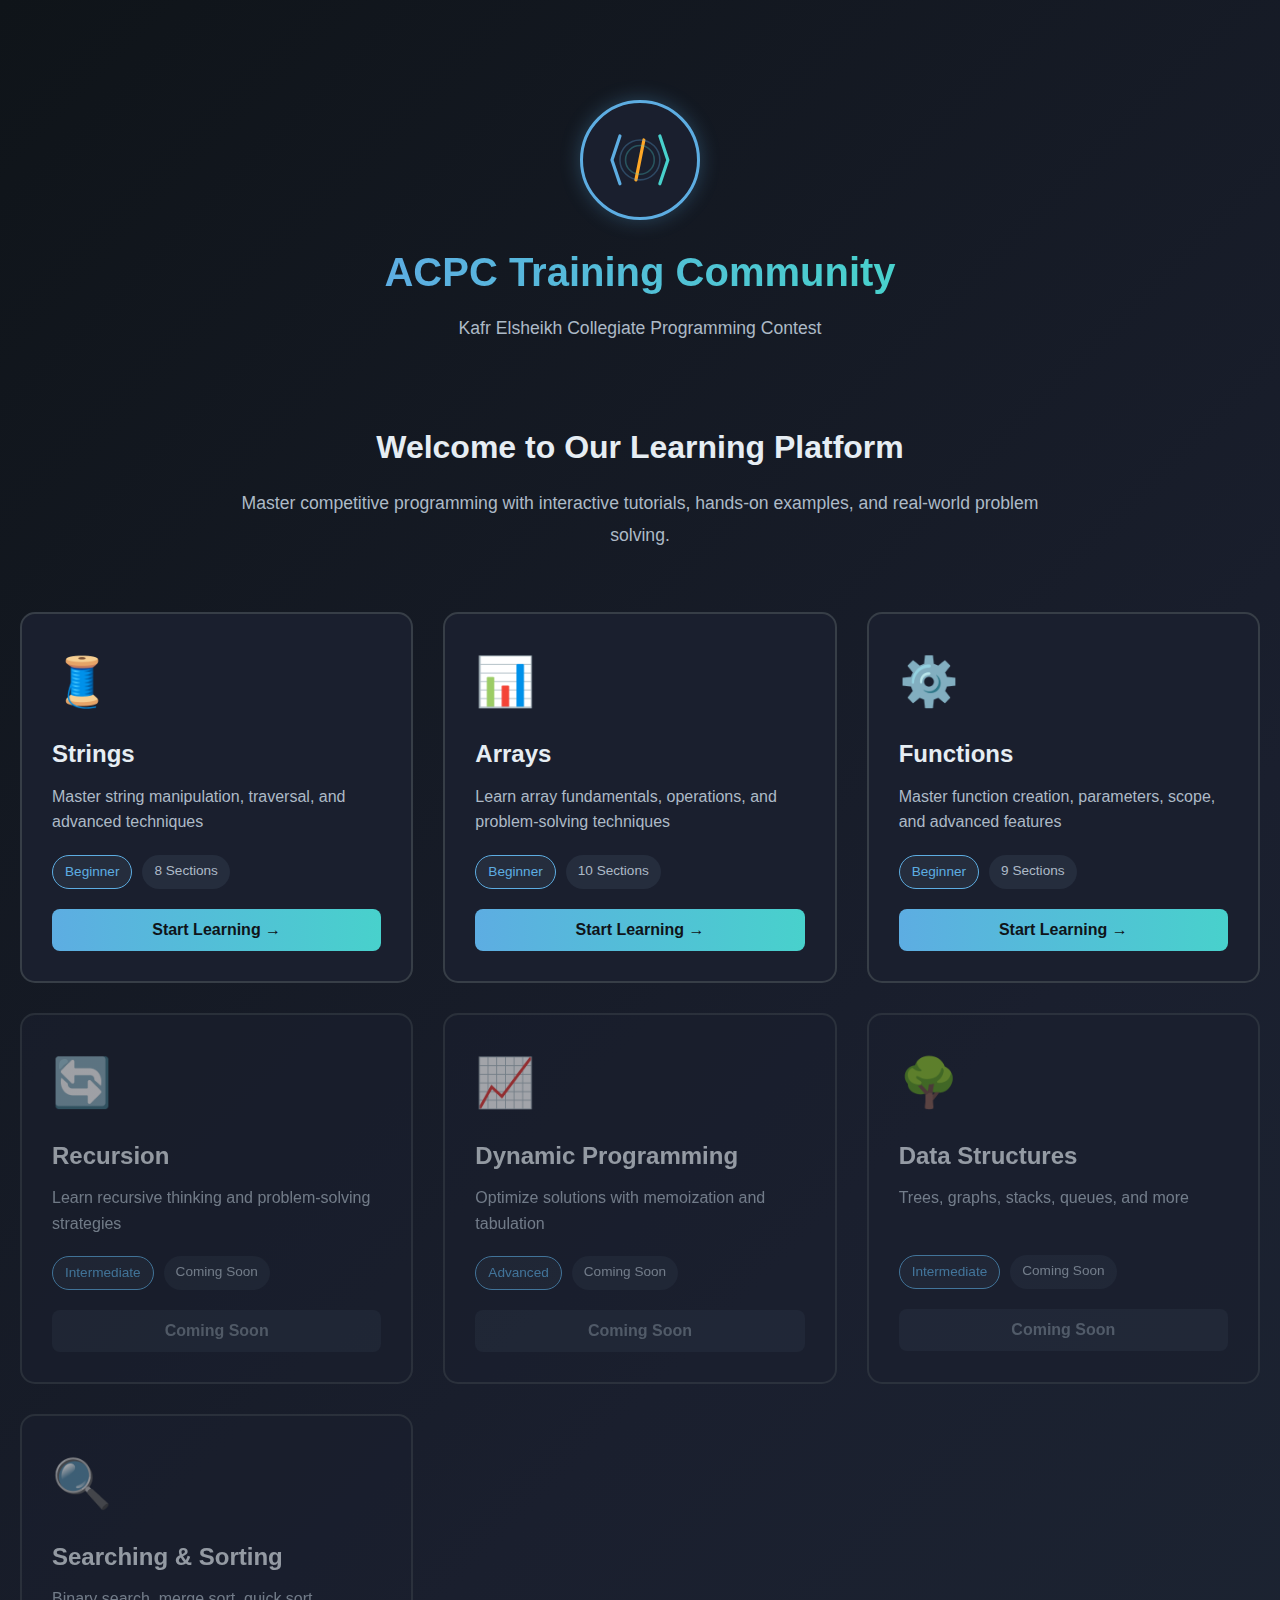
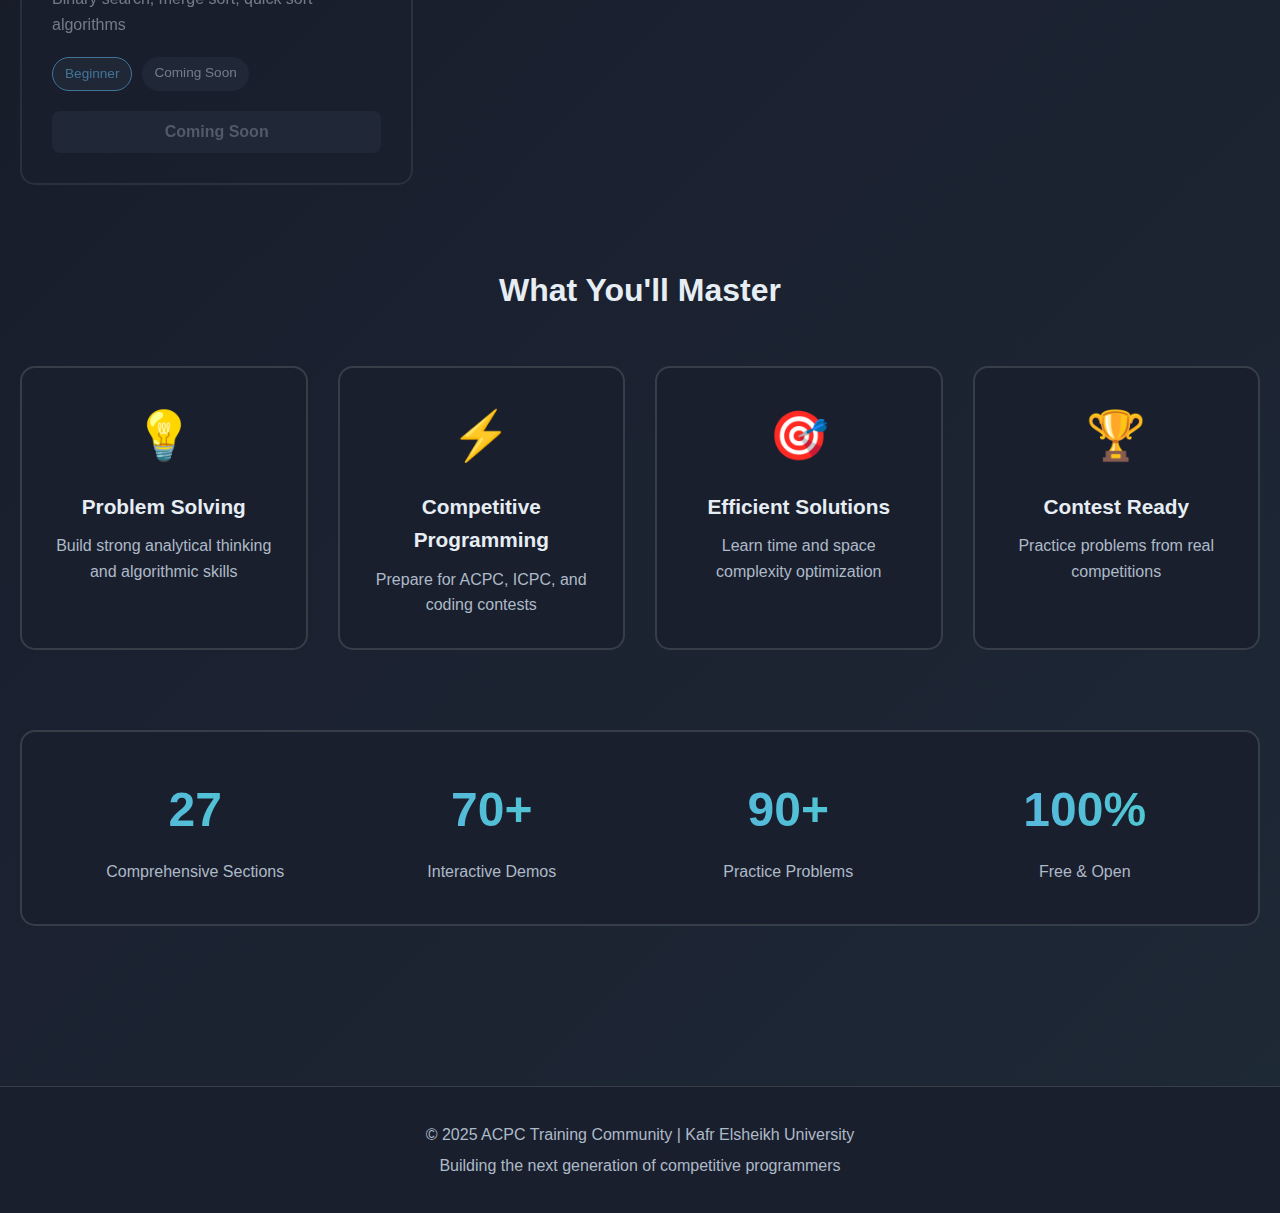
<file: index.html>
<!DOCTYPE html>
<html lang="en">
<head>
    <meta charset="UTF-8">
    <meta name="viewport" content="width=device-width, initial-scale=1.0">
    <title>ACPC Training Community</title>
    <link rel="stylesheet" href="home-styles.css">
</head>
<body>
    <div class="hero-section">
        <div class="container">
            <!-- Logo -->
            <div class="logo-container">
                <div class="logo">
                    <div class="logo-icon">
                        <svg viewBox="0 0 100 100" xmlns="http://www.w3.org/2000/svg">
                            <!-- Code brackets -->
                            <path d="M 25 20 L 15 50 L 25 80" stroke="#5dade2" stroke-width="4" fill="none" stroke-linecap="round" stroke-linejoin="round"/>
                            <path d="M 75 20 L 85 50 L 75 80" stroke="#48d1cc" stroke-width="4" fill="none" stroke-linecap="round" stroke-linejoin="round"/>
                            <!-- Center slash -->
                            <path d="M 55 25 L 45 75" stroke="#ffa726" stroke-width="4" fill="none" stroke-linecap="round"/>
                            <!-- Circuit lines -->
                            <circle cx="50" cy="50" r="25" stroke="#5dade2" stroke-width="2" fill="none" opacity="0.3"/>
                            <circle cx="50" cy="50" r="18" stroke="#48d1cc" stroke-width="2" fill="none" opacity="0.3"/>
                        </svg>
                    </div>
                    <div class="logo-text">
                        <h1>ACPC Training Community</h1>
                        <p class="tagline">Kafr Elsheikh Collegiate Programming Contest</p>
                    </div>
                </div>
            </div>

            <!-- Welcome Message -->
            <div class="welcome-section">
                <h2>Welcome to Our Learning Platform</h2>
                <p>Master competitive programming with interactive tutorials, hands-on examples, and real-world problem solving.</p>
            </div>

            <!-- Course Cards -->
            <div class="courses-grid" id="courses-grid">
                <!-- Courses will be dynamically loaded -->
            </div>

            <!-- Features Section -->
            <div class="features-section">
                <h2>What You'll Master</h2>
                <div class="features-grid">
                    <div class="feature">
                        <div class="feature-icon">💡</div>
                        <h3>Problem Solving</h3>
                        <p>Build strong analytical thinking and algorithmic skills</p>
                    </div>
                    <div class="feature">
                        <div class="feature-icon">⚡</div>
                        <h3>Competitive Programming</h3>
                        <p>Prepare for ACPC, ICPC, and coding contests</p>
                    </div>
                    <div class="feature">
                        <div class="feature-icon">🎯</div>
                        <h3>Efficient Solutions</h3>
                        <p>Learn time and space complexity optimization</p>
                    </div>
                    <div class="feature">
                        <div class="feature-icon">🏆</div>
                        <h3>Contest Ready</h3>
                        <p>Practice problems from real competitions</p>
                    </div>
                </div>
            </div>

            <!-- Stats Section -->
            <div class="stats-section">
                <div class="stat">
                    <div class="stat-number">27</div>
                    <div class="stat-label">Comprehensive Sections</div>
                </div>
                <div class="stat">
                    <div class="stat-number">70+</div>
                    <div class="stat-label">Interactive Demos</div>
                </div>
                <div class="stat">
                    <div class="stat-number">90+</div>
                    <div class="stat-label">Practice Problems</div>
                </div>
                <div class="stat">
                    <div class="stat-number">100%</div>
                    <div class="stat-label">Free & Open</div>
                </div>
            </div>
        </div>
    </div>

    <!-- Footer -->
    <footer>
        <div class="container">
            <p>&copy; 2025 ACPC Training Community | Kafr Elsheikh University</p>
            <p>Building the next generation of competitive programmers</p>
        </div>
    </footer>

    <script>
        // ==========================================
        // CONFIGURATION - Sessions Configuration
        // ==========================================
        // Add new sessions here as you deploy them
        const SESSIONS = [
            {
                id: 'strings',
                name: 'Strings',
                icon: '🧵',
                description: 'Master string manipulation, traversal, and advanced techniques',
                difficulty: 'Beginner',
                lessons: '8 Sections',
                url: 'Strings/index.html',  // Relative path for single deployment
                available: true
            },
            {
                id: 'arrays',
                name: 'Arrays',
                icon: '📊',
                description: 'Learn array fundamentals, operations, and problem-solving techniques',
                difficulty: 'Beginner',
                lessons: '10 Sections',
                url: 'Array/index.html',  // Relative path for single deployment
                available: true
            },
            {
                id: 'functions',
                name: 'Functions',
                icon: '⚙️',
                description: 'Master function creation, parameters, scope, and advanced features',
                difficulty: 'Beginner',
                lessons: '9 Sections',
                url: 'Functions/index.html',  // Relative path for single deployment
                available: true
            },
            {
                id: 'recursion',
                name: 'Recursion',
                icon: '🔄',
                description: 'Learn recursive thinking and problem-solving strategies',
                difficulty: 'Intermediate',
                lessons: 'Coming Soon',
                url: '#',
                available: false
            },
            {
                id: 'dynamic-programming',
                name: 'Dynamic Programming',
                icon: '📈',
                description: 'Optimize solutions with memoization and tabulation',
                difficulty: 'Advanced',
                lessons: 'Coming Soon',
                url: '#',
                available: false
            },
            {
                id: 'data-structures',
                name: 'Data Structures',
                icon: '🌳',
                description: 'Trees, graphs, stacks, queues, and more',
                difficulty: 'Intermediate',
                lessons: 'Coming Soon',
                url: '#',
                available: false
            },
            {
                id: 'searching-sorting',
                name: 'Searching & Sorting',
                icon: '🔍',
                description: 'Binary search, merge sort, quick sort algorithms',
                difficulty: 'Beginner',
                lessons: 'Coming Soon',
                url: '#',
                available: false
            }
        ];

        // Dynamically create course cards
        function createCourseCards() {
            const coursesGrid = document.getElementById('courses-grid');
            
            SESSIONS.forEach(session => {
                const card = document.createElement('div');
                card.className = `course-card ${!session.available ? 'coming-soon' : ''}`;
                
                if (session.available) {
                    card.onclick = function() {
                        window.location.href = session.url;
                    };
                }
                
                card.innerHTML = `
                    <div class="card-icon">${session.icon}</div>
                    <h3>${session.name}</h3>
                    <p>${session.description}</p>
                    <div class="card-meta">
                        <span class="difficulty">${session.difficulty}</span>
                        <span class="lessons">${session.lessons}</span>
                    </div>
                    <button class="start-btn" ${!session.available ? 'disabled' : ''}>
                        ${session.available ? 'Start Learning →' : 'Coming Soon'}
                    </button>
                `;
                
                coursesGrid.appendChild(card);
            });
        }

        // Initialize on page load
        document.addEventListener('DOMContentLoaded', function() {
            createCourseCards();
            
            // Add smooth scroll for any future navigation
            document.querySelectorAll('a[href^="#"]').forEach(anchor => {
                anchor.addEventListener('click', function (e) {
                    e.preventDefault();
                    const target = document.querySelector(this.getAttribute('href'));
                    if(target) {
                        target.scrollIntoView({ behavior: 'smooth' });
                    }
                });
            });

            // Add hover effect
            setTimeout(() => {
                document.querySelectorAll('.course-card:not(.coming-soon)').forEach(card => {
                    card.addEventListener('mouseenter', function() {
                        this.style.transform = 'translateY(-10px)';
                    });
                    card.addEventListener('mouseleave', function() {
                        this.style.transform = 'translateY(0)';
                    });
                });
            }, 100);
        });
    </script>
</body>
</html>
</file>
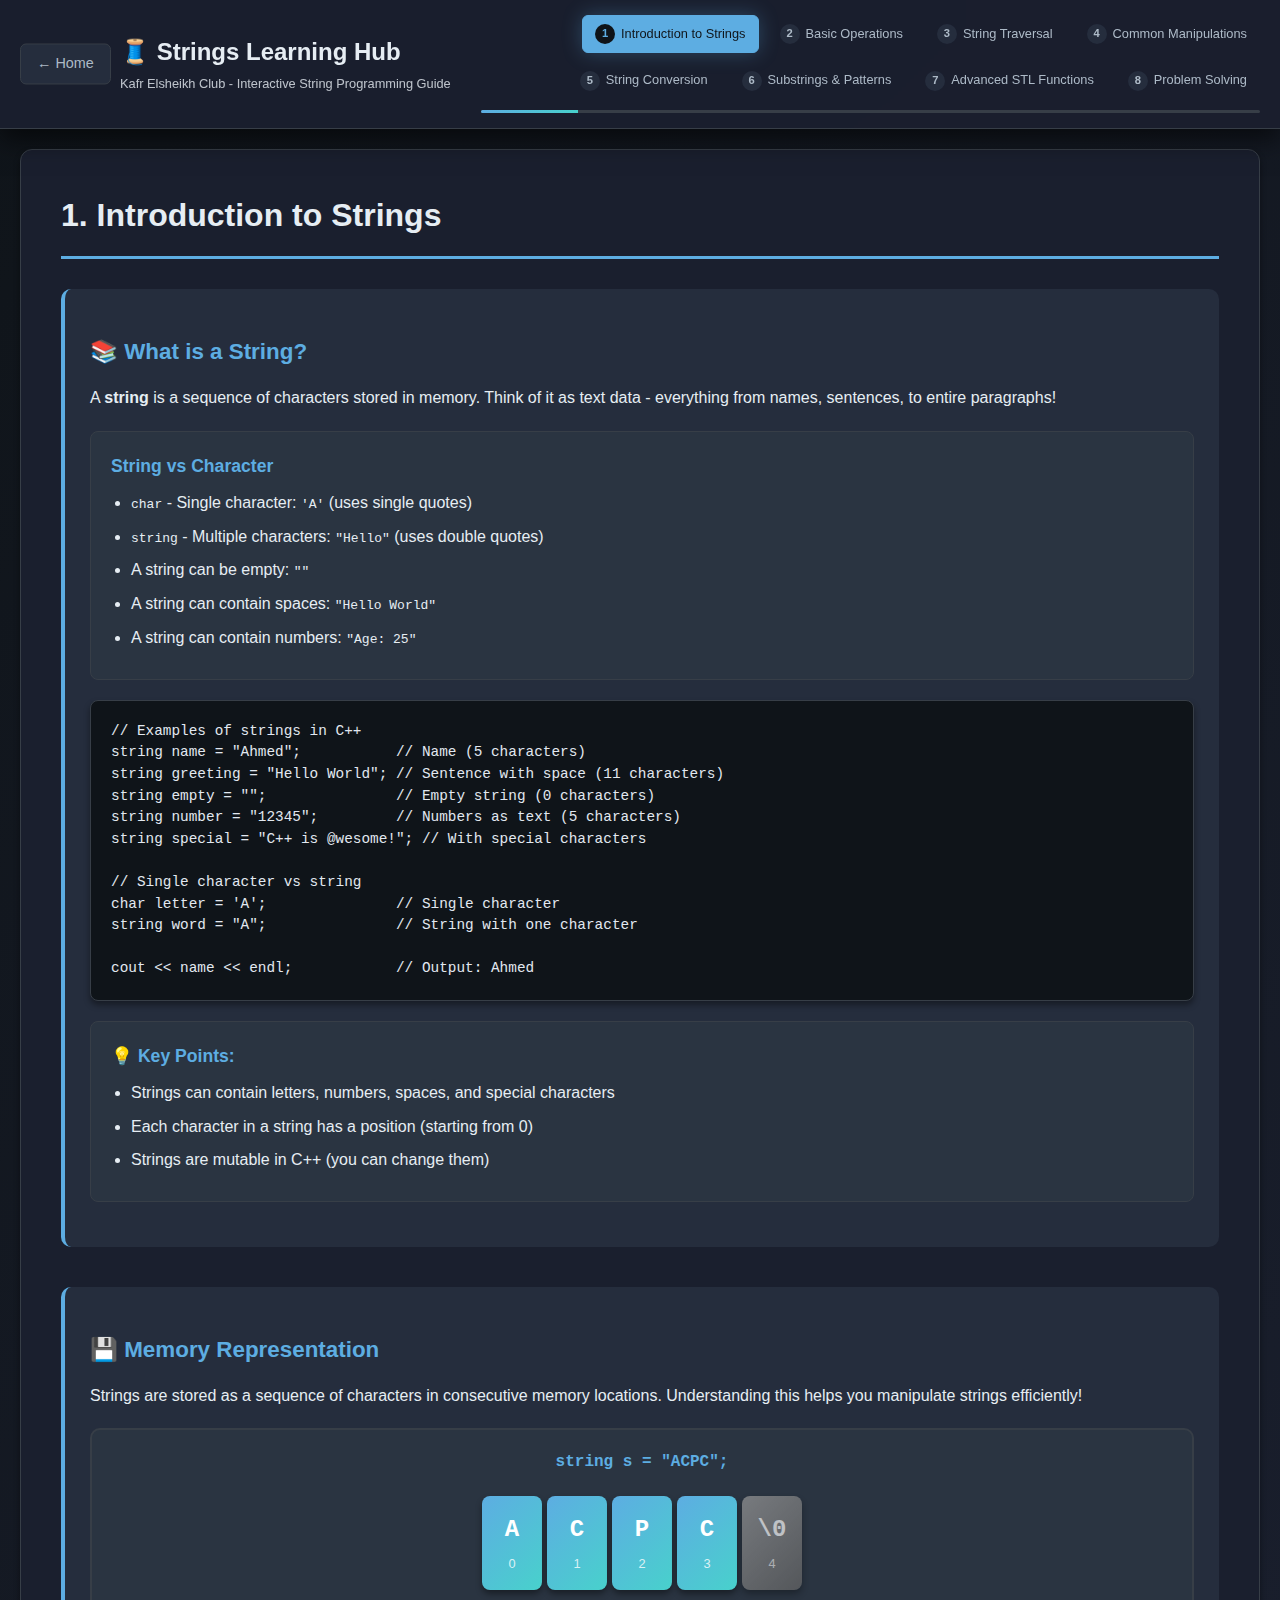
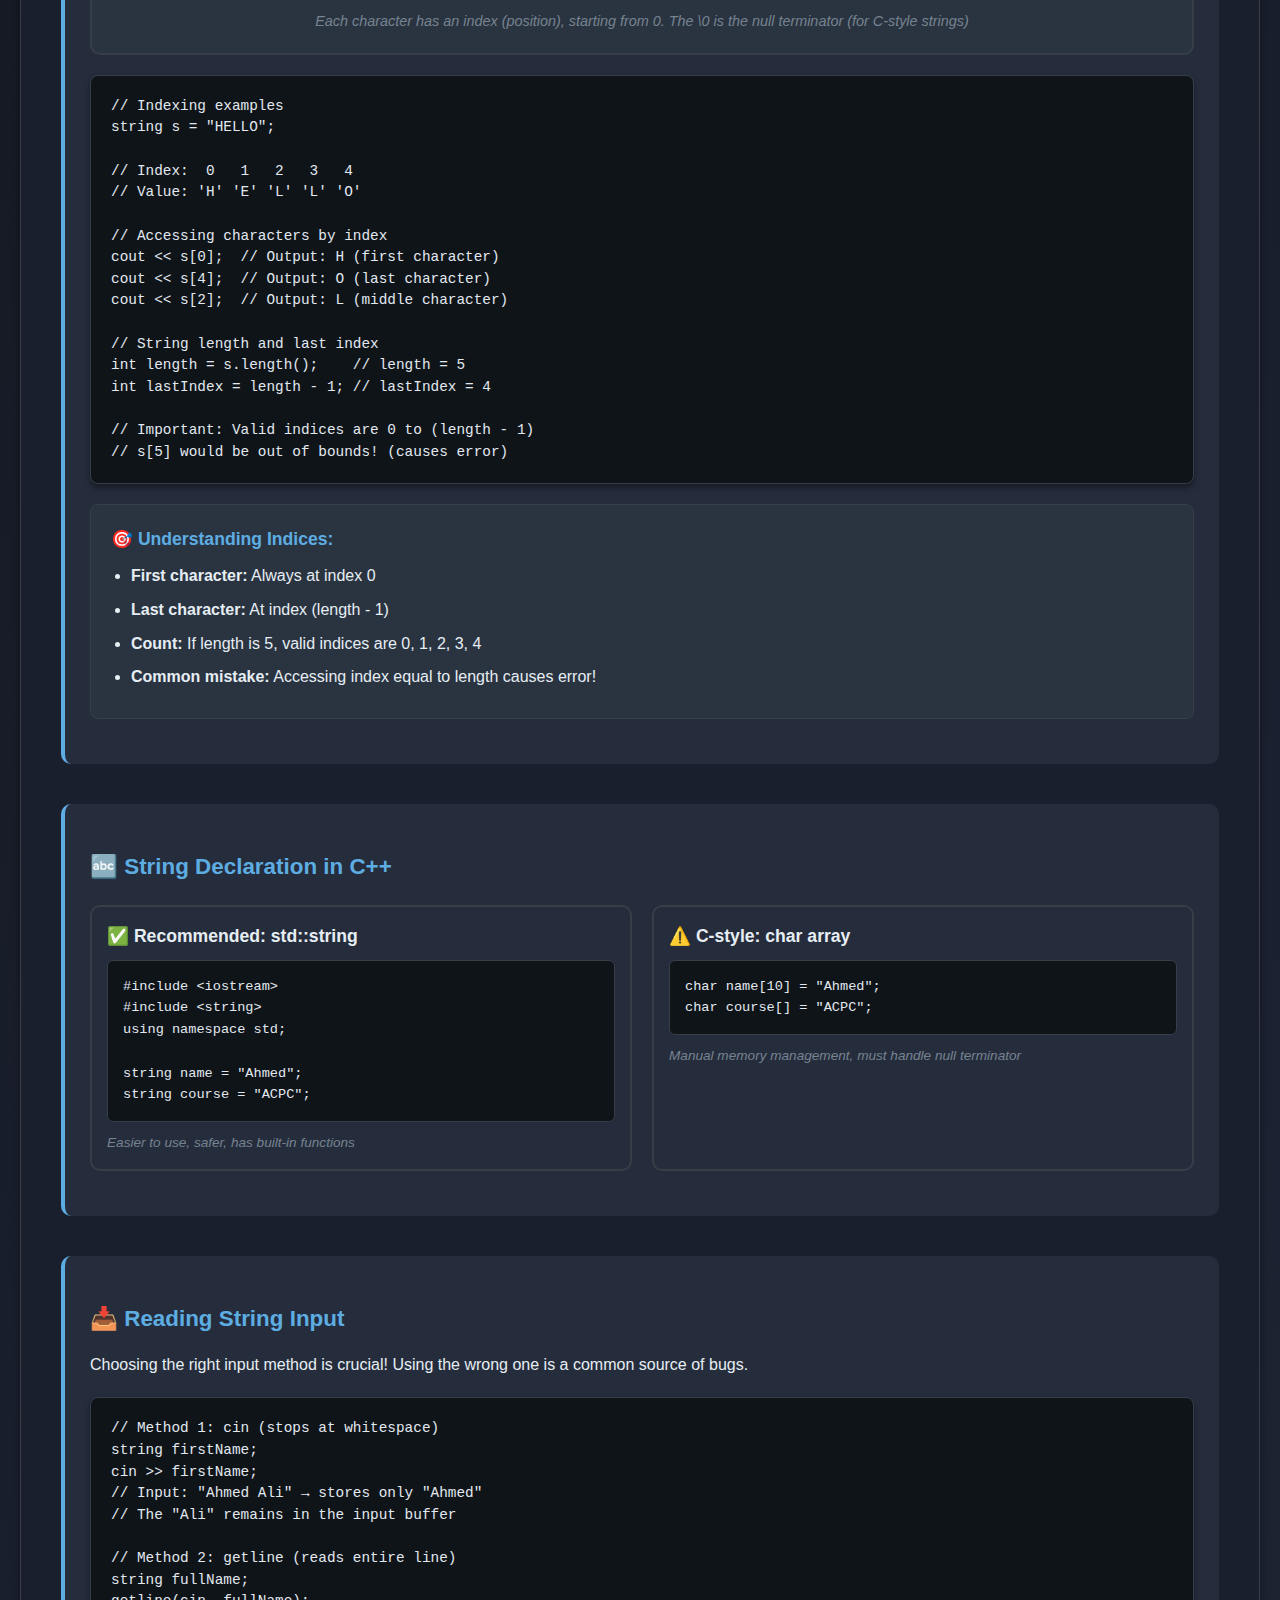
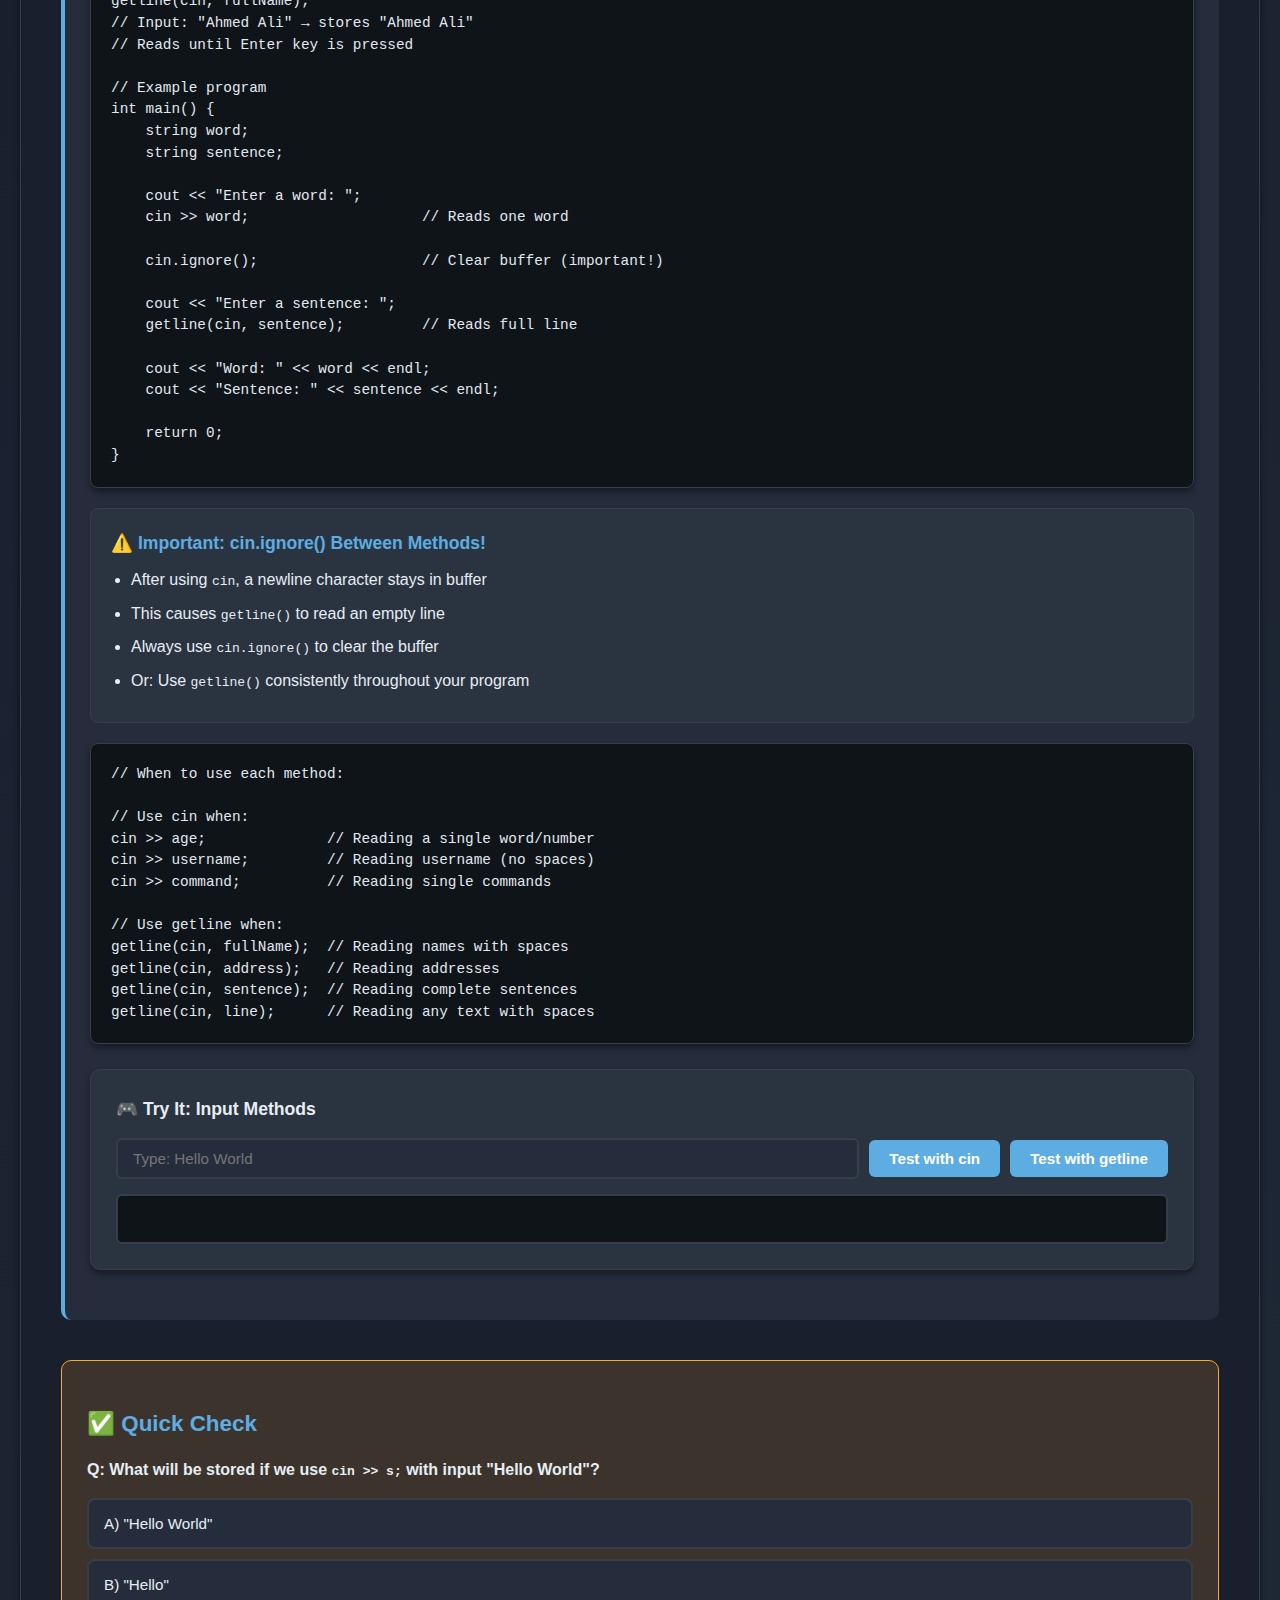
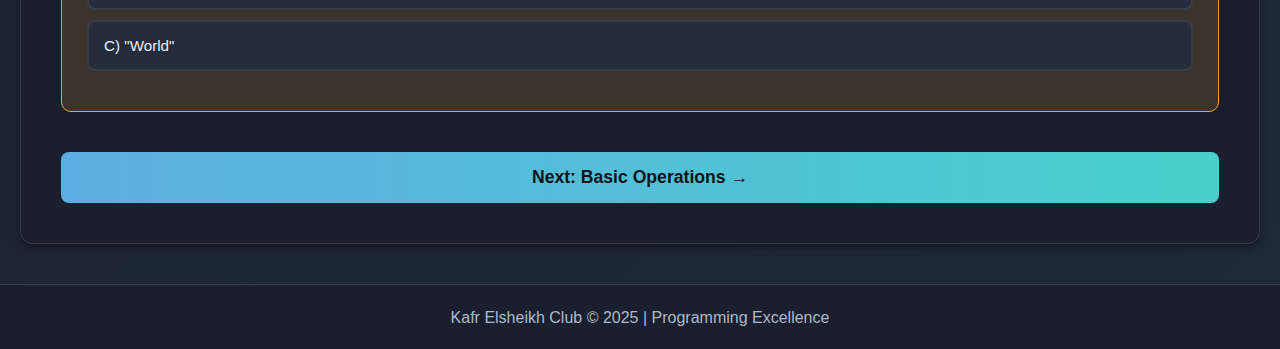
<file: Strings/index.html>
<!DOCTYPE html>
<html lang="en">
<head>
    <meta charset="UTF-8">
    <meta name="viewport" content="width=device-width, initial-scale=1.0">
    <title>ACPC Strings Learning Hub</title>
    <link rel="stylesheet" href="styles.css">
</head>
<body>
    <!-- Header -->
    <header>
        <div class="container">
            <a href="../index.html" class="back-home">← Home</a>
            <div class="header-brand">
                <h1>🧵 Strings Learning Hub</h1>
                <p>Kafr Elsheikh Club - Interactive String Programming Guide</p>
            </div>
            <!-- Navbar Navigation -->
            <nav class="sidebar">
                <ul class="nav-list">
                <li><a href="#section1" class="nav-link active" data-section="1">
                    <span class="section-number">1</span>
                    Introduction to Strings
                </a></li>
                <li><a href="#section2" class="nav-link" data-section="2">
                    <span class="section-number">2</span>
                    Basic Operations
                </a></li>
                <li><a href="#section3" class="nav-link" data-section="3">
                    <span class="section-number">3</span>
                    String Traversal
                </a></li>
                <li><a href="#section4" class="nav-link" data-section="4">
                    <span class="section-number">4</span>
                    Common Manipulations
                </a></li>
                <li><a href="#section5" class="nav-link" data-section="5">
                    <span class="section-number">5</span>
                    String Conversion
                </a></li>
                <li><a href="#section6" class="nav-link" data-section="6">
                    <span class="section-number">6</span>
                    Substrings & Patterns
                </a></li>
                <li><a href="#section7" class="nav-link" data-section="7">
                    <span class="section-number">7</span>
                    Advanced STL Functions
                </a></li>
                <li><a href="#section8" class="nav-link" data-section="8">
                    <span class="section-number">8</span>
                    Problem Solving
                </a></li>
            </ul>
            <div class="progress-bar">
                <div class="progress-fill" id="progressFill"></div>
            </div>
        </nav>
        </div>
    </header>

    <!-- Main Content -->
    <div class="main-wrapper">
        <!-- Content Area -->
        <main class="content">
            <!-- Section 1: Introduction to Strings -->
            <section id="section1" class="content-section active">
                <h2>1. Introduction to Strings</h2>
                
                <div class="lesson-block">
                    <h3>📚 What is a String?</h3>
                    <p>A <strong>string</strong> is a sequence of characters stored in memory. Think of it as text data - everything from names, sentences, to entire paragraphs!</p>
                    
                    <div class="info-box">
                        <h4>String vs Character</h4>
                        <ul>
                            <li><code>char</code> - Single character: <code>'A'</code> (uses single quotes)</li>
                            <li><code>string</code> - Multiple characters: <code>"Hello"</code> (uses double quotes)</li>
                            <li>A string can be empty: <code>""</code></li>
                            <li>A string can contain spaces: <code>"Hello World"</code></li>
                            <li>A string can contain numbers: <code>"Age: 25"</code></li>
                        </ul>
                    </div>

                    <div class="code-block">
                        <pre><code>// Examples of strings in C++
string name = "Ahmed";           // Name (5 characters)
string greeting = "Hello World"; // Sentence with space (11 characters)
string empty = "";               // Empty string (0 characters)
string number = "12345";         // Numbers as text (5 characters)
string special = "C++ is @wesome!"; // With special characters

// Single character vs string
char letter = 'A';               // Single character
string word = "A";               // String with one character

cout << name << endl;            // Output: Ahmed</code></pre>
                    </div>

                    <div class="info-box">
                        <h4>💡 Key Points:</h4>
                        <ul>
                            <li>Strings can contain letters, numbers, spaces, and special characters</li>
                            <li>Each character in a string has a position (starting from 0)</li>
                            <li>Strings are mutable in C++ (you can change them)</li>
                        </ul>
                    </div>
                </div>

                <div class="lesson-block">
                    <h3>💾 Memory Representation</h3>
                    <p>Strings are stored as a sequence of characters in consecutive memory locations. Understanding this helps you manipulate strings efficiently!</p>
                    
                    <div class="visual-demo">
                        <div class="memory-visual" id="memoryDemo1">
                            <div class="string-label">string s = "ACPC";</div>
                            <div class="memory-cells">
                                <div class="memory-cell">
                                    <div class="cell-value">A</div>
                                    <div class="cell-index">0</div>
                                </div>
                                <div class="memory-cell">
                                    <div class="cell-value">C</div>
                                    <div class="cell-index">1</div>
                                </div>
                                <div class="memory-cell">
                                    <div class="cell-value">P</div>
                                    <div class="cell-index">2</div>
                                </div>
                                <div class="memory-cell">
                                    <div class="cell-value">C</div>
                                    <div class="cell-index">3</div>
                                </div>
                                <div class="memory-cell null-terminator">
                                    <div class="cell-value">\0</div>
                                    <div class="cell-index">4</div>
                                </div>
                            </div>
                            <p class="caption">Each character has an index (position), starting from 0. The \0 is the null terminator (for C-style strings)</p>
                        </div>
                    </div>

                    <div class="code-block">
                        <pre><code>// Indexing examples
string s = "HELLO";

// Index:  0   1   2   3   4
// Value: 'H' 'E' 'L' 'L' 'O'

// Accessing characters by index
cout << s[0];  // Output: H (first character)
cout << s[4];  // Output: O (last character)
cout << s[2];  // Output: L (middle character)

// String length and last index
int length = s.length();    // length = 5
int lastIndex = length - 1; // lastIndex = 4

// Important: Valid indices are 0 to (length - 1)
// s[5] would be out of bounds! (causes error)</code></pre>
                    </div>

                    <div class="info-box">
                        <h4>🎯 Understanding Indices:</h4>
                        <ul>
                            <li><strong>First character:</strong> Always at index 0</li>
                            <li><strong>Last character:</strong> At index (length - 1)</li>
                            <li><strong>Count:</strong> If length is 5, valid indices are 0, 1, 2, 3, 4</li>
                            <li><strong>Common mistake:</strong> Accessing index equal to length causes error!</li>
                        </ul>
                    </div>
                </div>

                <div class="lesson-block">
                    <h3>🔤 String Declaration in C++</h3>
                    <div class="code-comparison">
                        <div class="code-option">
                            <h4>✅ Recommended: std::string</h4>
                            <pre><code>#include &lt;iostream&gt;
#include &lt;string&gt;
using namespace std;

string name = "Ahmed";
string course = "ACPC";</code></pre>
                            <p class="note">Easier to use, safer, has built-in functions</p>
                        </div>
                        <div class="code-option">
                            <h4>⚠️ C-style: char array</h4>
                            <pre><code>char name[10] = "Ahmed";
char course[] = "ACPC";</code></pre>
                            <p class="note">Manual memory management, must handle null terminator</p>
                        </div>
                    </div>
                </div>

                <div class="lesson-block">
                    <h3>📥 Reading String Input</h3>
                    <p>Choosing the right input method is crucial! Using the wrong one is a common source of bugs.</p>
                    
                    <div class="code-block">
                        <pre><code>// Method 1: cin (stops at whitespace)
string firstName;
cin >> firstName;  
// Input: "Ahmed Ali" → stores only "Ahmed"
// The "Ali" remains in the input buffer

// Method 2: getline (reads entire line)
string fullName;
getline(cin, fullName);  
// Input: "Ahmed Ali" → stores "Ahmed Ali"
// Reads until Enter key is pressed

// Example program
int main() {
    string word;
    string sentence;
    
    cout << "Enter a word: ";
    cin >> word;                    // Reads one word
    
    cin.ignore();                   // Clear buffer (important!)
    
    cout << "Enter a sentence: ";
    getline(cin, sentence);         // Reads full line
    
    cout << "Word: " << word << endl;
    cout << "Sentence: " << sentence << endl;
    
    return 0;
}</code></pre>
                    </div>

                    <div class="info-box">
                        <h4>⚠️ Important: cin.ignore() Between Methods!</h4>
                        <ul>
                            <li>After using <code>cin</code>, a newline character stays in buffer</li>
                            <li>This causes <code>getline()</code> to read an empty line</li>
                            <li>Always use <code>cin.ignore()</code> to clear the buffer</li>
                            <li>Or: Use <code>getline()</code> consistently throughout your program</li>
                        </ul>
                    </div>

                    <div class="code-block">
                        <pre><code>// When to use each method:

// Use cin when:
cin >> age;              // Reading a single word/number
cin >> username;         // Reading username (no spaces)
cin >> command;          // Reading single commands

// Use getline when:
getline(cin, fullName);  // Reading names with spaces
getline(cin, address);   // Reading addresses
getline(cin, sentence);  // Reading complete sentences
getline(cin, line);      // Reading any text with spaces</code></pre>
                    </div>

                    <div class="interactive-demo">
                        <h4>🎮 Try It: Input Methods</h4>
                        <div class="demo-controls">
                            <input type="text" id="inputDemo1" placeholder="Type: Hello World" />
                            <button onclick="testCinInput()">Test with cin</button>
                            <button onclick="testGetlineInput()">Test with getline</button>
                        </div>
                        <div class="demo-output" id="inputDemoOutput"></div>
                    </div>
                </div>

                <div class="quiz-block">
                    <h3>✅ Quick Check</h3>
                    <div class="quiz-question">
                        <p><strong>Q: What will be stored if we use <code>cin >> s;</code> with input "Hello World"?</strong></p>
                        <div class="quiz-options">
                            <button class="quiz-option" onclick="checkAnswer(this, false)">A) "Hello World"</button>
                            <button class="quiz-option" onclick="checkAnswer(this, true)">B) "Hello"</button>
                            <button class="quiz-option" onclick="checkAnswer(this, false)">C) "World"</button>
                        </div>
                        <div class="quiz-feedback"></div>
                    </div>
                </div>

                <button class="next-section-btn" onclick="goToSection(2)">Next: Basic Operations →</button>
            </section>

            <!-- Section 2: Basic Operations -->
            <section id="section2" class="content-section">
                <h2>2. Basic Operations & Access</h2>

                <div class="lesson-block">
                    <h3>🎯 Accessing Characters by Index</h3>
                    <p>You can access and modify individual characters using the square bracket notation <code>[]</code>. This is one of the most fundamental string operations!</p>
                    
                    <div class="code-block">
                        <pre><code>string s = "ACPC";

// Reading characters
cout << s[0];  // Output: A (first character)
cout << s[1];  // Output: C (second character)
cout << s[2];  // Output: P (third character)
cout << s[3];  // Output: C (fourth character)

// Modifying characters
s[0] = 'B';    // s becomes "BCPC"
s[3] = 'D';    // s becomes "BCPD"

// Accessing last character
int lastIndex = s.length() - 1;
cout << s[lastIndex];  // Output: D

// Loop through all characters
for(int i = 0; i < s.length(); i++) {
    cout << "Character at index " << i << ": " << s[i] << endl;
}

// Common mistakes to avoid:
// s[4]  ❌ Out of bounds! (length is 4, so max index is 3)
// s[-1] ❌ Negative index not allowed!</code></pre>
                    </div>

                    <div class="info-box">
                        <h4>📝 Character Access Rules:</h4>
                        <ul>
                            <li><strong>Index range:</strong> 0 to (length - 1)</li>
                            <li><strong>Read:</strong> <code>char c = s[i];</code></li>
                            <li><strong>Write:</strong> <code>s[i] = 'X';</code></li>
                            <li><strong>Safety:</strong> Always check if index is valid before accessing</li>
                        </ul>
                    </div>

                    <div class="code-block">
                        <pre><code>// Safe character access example
string text = "Programming";

// Check bounds before accessing
int index = 5;
if(index >= 0 && index < text.length()) {
    cout << "Character at " << index << ": " << text[index];  // Output: a
} else {
    cout << "Invalid index!";
}</code></pre>
                    </div>

                    <div class="interactive-demo">
                        <h4>🎮 Interactive: Character Access</h4>
                        <div class="demo-controls">
                            <input type="text" id="stringInput" value="ACPC" maxlength="20"/>
                            <label>Index: </label>
                            <input type="number" id="indexInput" value="0" min="0" />
                            <button onclick="accessCharacter()">Access Character</button>
                        </div>
                        <div id="charAccessVisual" class="memory-cells"></div>
                        <div class="demo-output" id="charAccessOutput"></div>
                    </div>
                </div>

                <div class="lesson-block">
                    <h3>📏 String Length</h3>
                    <p>The length (or size) of a string tells you how many characters it contains. This is essential for loops and bounds checking!</p>
                    
                    <div class="code-block">
                        <pre><code>string s = "Hello";

// Two ways to get length (both are identical):
cout << s.length();  // Output: 5
cout << s.size();    // Output: 5 (same as length)

// Length includes all characters (even spaces):
string sentence = "Hello World";
cout << sentence.length();  // Output: 11 (includes the space!)

// Empty string has length 0:
string empty = "";
cout << empty.length();  // Output: 0

// Check if string is empty:
if(s.empty()) {
    cout << "String is empty";
} else {
    cout << "String has " << s.length() << " characters";
}

// Using length in loops:
string text = "ACPC";
for(int i = 0; i < text.length(); i++) {
    cout << text[i] << " ";  // Output: A C P C
}

// Last character using length:
char lastChar = text[text.length() - 1];  // Gets 'C'</code></pre>
                    </div>

                    <div class="info-box">
                        <h4>💡 Length vs Size:</h4>
                        <ul>
                            <li><strong>.length()</strong> and <strong>.size()</strong> are exactly the same</li>
                            <li>Both return the number of characters</li>
                            <li>Use whichever you prefer (length is more common for strings)</li>
                            <li>Remember: Last valid index = length - 1</li>
                        </ul>
                    </div>

                    <div class="code-block">
                        <pre><code>// Practical examples:

// 1. Validate password length
string password;
getline(cin, password);

if(password.length() < 8) {
    cout << "Password too short! Must be at least 8 characters.";
}

// 2. Count characters in user input
string message;
getline(cin, message);
cout << "Your message has " << message.length() << " characters.";

// 3. Access last character safely
string word = "Programming";
if(!word.empty()) {
    cout << "Last character: " << word[word.length() - 1];  // g
}</code></pre>
                    </div>

                    <div class="interactive-demo">
                        <h4>🎮 Try It: Calculate Length</h4>
                        <div class="demo-controls">
                            <input type="text" id="lengthInput" placeholder="Type any text" />
                            <button onclick="calculateLength()">Get Length</button>
                        </div>
                        <div class="demo-output" id="lengthOutput"></div>
                    </div>
                </div>

                <div class="lesson-block">
                    <h3>🔗 String Concatenation</h3>
                    <p>Concatenation means joining strings together. C++ provides multiple ways to combine strings!</p>
                    
                    <div class="code-block">
                        <pre><code>string first = "Hello";
string second = "World";

// Method 1: Using + operator
string result = first + " " + second;  // "Hello World"

// Method 2: Using += operator (append)
first += " World";  // first becomes "Hello World"
first += "!";       // first becomes "Hello World!"

// Method 3: Using .append()
string greeting = "Hello";
greeting.append(" ");
greeting.append("World");  // greeting = "Hello World"

// Concatenating multiple strings
string part1 = "I";
string part2 = "love";
string part3 = "programming";
string sentence = part1 + " " + part2 + " " + part3 + "!";
// Result: "I love programming!"

// Concatenating with numbers (convert first!)
string name = "Ahmed";
int age = 25;
string info = name + " is " + to_string(age) + " years old";
// Result: "Ahmed is 25 years old"</code></pre>
                    </div>

                    <div class="info-box">
                        <h4>📌 Concatenation Methods:</h4>
                        <ul>
                            <li><strong>+</strong> Creates a new string (doesn't modify originals)</li>
                            <li><strong>+=</strong> Appends to existing string (modifies it)</li>
                            <li><strong>.append()</strong> Same as +=, but clearer intent</li>
                            <li>⚠️ Cannot concatenate strings with numbers directly (use to_string())</li>
                        </ul>
                    </div>

                    <div class="code-block">
                        <pre><code>// Building strings piece by piece
string message = "";  // Start with empty string

message += "Hello, ";
message += "my name is ";
message += "Ahmed";
message += ".";

cout << message;  // Output: Hello, my name is Ahmed.

// Building formatted output
string firstName = "Ahmed";
string lastName = "Ali";
int score = 95;

string report = "Student: " + firstName + " " + lastName + 
                "\nScore: " + to_string(score) + "%";
                
// Output:
// Student: Ahmed Ali
// Score: 95%

// Common mistake to avoid:
// string result = "Age: " + 25;  ❌ Error! Can't add string and number
// string result = "Age: " + to_string(25);  ✅ Correct!</code></pre>
                    </div>

                    <div class="interactive-demo">
                        <h4>🎮 Build a String</h4>
                        <div class="demo-controls">
                            <input type="text" id="concat1" value="Hello" />
                            <span style="font-size: 24px;">+</span>
                            <input type="text" id="concat2" value="World" />
                            <button onclick="concatenateStrings()">Concatenate</button>
                        </div>
                        <div class="demo-output" id="concatOutput"></div>
                    </div>
                </div>

                <div class="lesson-block">
                    <h3>⚖️ Comparing Strings</h3>
                    <p>Strings can be compared using relational operators. Comparison is done lexicographically (dictionary order) based on ASCII values.</p>
                    
                    <div class="code-block">
                        <pre><code>string a = "apple";
string b = "banana";
string c = "apple";

// Equality comparison
if(a == b)  // false (different strings)
if(a == c)  // true (same content)
if(a != b)  // true (not equal)

// Lexicographic (alphabetical) comparison
if(a < b)   // true ("apple" comes before "banana")
if(b > a)   // true ("banana" comes after "apple")

// How lexicographic comparison works:
// Compares character by character from left to right
// Uses ASCII values: 'A' < 'B' < 'C' ... < 'Z' < 'a' < 'b' ... < 'z'

string str1 = "abc";
string str2 = "abd";
// str1 < str2 because 'c' < 'd' at position 2

string str3 = "app";
string str4 = "apple";
// str3 < str4 because "app" is shorter and is a prefix</code></pre>
                    </div>

                    <div class="info-box">
                        <h4>📊 Comparison Rules:</h4>
                        <ul>
                            <li><strong>==</strong> Equal (exact match, case-sensitive)</li>
                            <li><strong>!=</strong> Not equal</li>
                            <li><strong>&lt;</strong> Less than (comes before alphabetically)</li>
                            <li><strong>&gt;</strong> Greater than (comes after alphabetically)</li>
                            <li><strong>&lt;=</strong> Less than or equal</li>
                            <li><strong>&gt;=</strong> Greater than or equal</li>
                        </ul>
                    </div>

                    <div class="code-block">
                        <pre><code>// Practical examples:

// 1. Username validation
string username;
cin >> username;

if(username == "admin") {
    cout << "Welcome, administrator!";
}

// 2. Password check
string password;
getline(cin, password);

if(password == "secret123") {
    cout << "Access granted";
} else {
    cout << "Access denied";
}

// 3. Alphabetical sorting
string name1 = "Zara";
string name2 = "Ahmed";

if(name1 < name2) {
    cout << name1 << " comes first";
} else {
    cout << name2 << " comes first";
}
// Output: Ahmed comes first

// 4. Case sensitivity
string s1 = "Hello";
string s2 = "hello";
if(s1 == s2) {
    cout << "Same";
} else {
    cout << "Different";  // This prints (case matters!)
}

// Important notes:
// "A" < "a"  → true (uppercase comes before lowercase in ASCII)
// "Apple" < "apple" → true
// "10" < "2" → true (lexicographic, not numeric!)</code></pre>
                    </div>

                    <div class="interactive-demo">
                        <h4>🎮 Compare Strings</h4>
                        <div class="demo-controls">
                            <input type="text" id="compare1" value="apple" />
                            <select id="compareOp">
                                <option value="==">==</option>
                                <option value="!=">!=</option>
                                <option value="<">&lt;</option>
                                <option value=">">&gt;</option>
                            </select>
                            <input type="text" id="compare2" value="banana" />
                            <button onclick="compareStrings()">Compare</button>
                        </div>
                        <div class="demo-output" id="compareOutput"></div>
                    </div>
                </div>

                <div class="practice-block">
                    <h3>💪 Practice Exercise</h3>
                    <div class="exercise">
                        <p><strong>Task:</strong> Write code to check if a string is empty or not.</p>
                        <div class="hint-box">
                            <button class="hint-btn" onclick="toggleHint('hint1')">💡 Show Hint</button>
                            <div id="hint1" class="hint-content">
                                Use <code>s.length() == 0</code> or <code>s.empty()</code>
                            </div>
                        </div>
                    </div>
                </div>

                <button class="next-section-btn" onclick="goToSection(3)">Next: String Traversal →</button>
            </section>

            <!-- Section 3: String Traversal -->
            <section id="section3" class="content-section">
                <h2>3. String Traversal</h2>

                <div class="lesson-block">
                    <h3>🔄 Looping Through Strings</h3>
                    <div class="code-block">
                        <pre><code>string s = "ACPC";

// Method 1: Index-based loop
for(int i = 0; i < s.length(); i++) {
    cout << s[i] << " ";
}

// Method 2: Range-based for loop (C++11)
for(char c : s) {
    cout << c << " ";
}</code></pre>
                    </div>

                    <div class="interactive-demo">
                        <h4>🎮 Visualize Traversal</h4>
                        <div class="demo-controls">
                            <input type="text" id="traversalInput" value="HELLO" />
                            <button onclick="animateTraversal()">Start Animation</button>
                            <button onclick="stopTraversal()">Stop</button>
                        </div>
                        <div id="traversalVisual" class="traversal-visual"></div>
                        <div class="demo-output" id="traversalOutput"></div>
                    </div>
                </div>

                <div class="lesson-block">
                    <h3>🔢 Counting Characters</h3>
                    <div class="code-block">
                        <pre><code>// Count vowels in a string
string s = "Programming";
int vowelCount = 0;

for(int i = 0; i < s.length(); i++) {
    char c = tolower(s[i]);
    if(c == 'a' || c == 'e' || c == 'i' || c == 'o' || c == 'u') {
        vowelCount++;
    }
}
cout << "Vowels: " << vowelCount;</code></pre>
                    </div>

                    <div class="interactive-demo">
                        <h4>🎮 Count Characters</h4>
                        <div class="demo-controls">
                            <input type="text" id="countInput" value="Programming" />
                            <button onclick="countVowels()">Count Vowels</button>
                            <button onclick="countDigits()">Count Digits</button>
                            <button onclick="countUppercase()">Count Uppercase</button>
                        </div>
                        <div class="demo-output" id="countOutput"></div>
                    </div>
                </div>

                <div class="lesson-block">
                    <h3>🔍 Finding Characters</h3>
                    <div class="code-block">
                        <pre><code>// Find first occurrence of a character
string s = "Hello World";
char target = 'o';
int position = -1;

for(int i = 0; i < s.length(); i++) {
    if(s[i] == target) {
        position = i;
        break;  // Stop at first occurrence
    }
}

if(position != -1)
    cout << "Found at index: " << position;
else
    cout << "Not found";</code></pre>
                    </div>

                    <div class="interactive-demo">
                        <h4>🎮 Find Character</h4>
                        <div class="demo-controls">
                            <input type="text" id="findStringInput" value="Hello World" />
                            <input type="text" id="findCharInput" value="o" maxlength="1" />
                            <button onclick="findCharacter()">Find Character</button>
                        </div>
                        <div id="findVisual" class="memory-cells"></div>
                        <div class="demo-output" id="findOutput"></div>
                    </div>
                </div>

                <div class="practice-block">
                    <h3>💪 Challenge</h3>
                    <div class="exercise">
                        <p><strong>Task:</strong> Count how many times the letter 'a' appears in "banana"</p>
                        <div class="demo-controls">
                            <button onclick="runChallenge1()">Show Solution</button>
                        </div>
                        <div class="demo-output" id="challenge1Output"></div>
                    </div>
                </div>

                <button class="next-section-btn" onclick="goToSection(4)">Next: Common Manipulations →</button>
            </section>

            <!-- Section 4: Common Manipulations -->
            <section id="section4" class="content-section">
                <h2>4. Common Manipulations</h2>

                <div class="lesson-block">
                    <h3>🔠 Uppercase / Lowercase Conversion</h3>
                    <div class="code-block">
                        <pre><code>#include &lt;algorithm&gt;

string s = "Hello World";

// Convert to uppercase
transform(s.begin(), s.end(), s.begin(), ::toupper);
// s = "HELLO WORLD"

// Convert to lowercase
transform(s.begin(), s.end(), s.begin(), ::tolower);
// s = "hello world"

// Manual approach:
for(int i = 0; i < s.length(); i++) {
    s[i] = toupper(s[i]);  // or tolower(s[i])
}</code></pre>
                    </div>

                    <div class="interactive-demo">
                        <h4>🎮 Case Conversion</h4>
                        <div class="demo-controls">
                            <input type="text" id="caseInput" value="Hello World" />
                            <button onclick="toUpperCase()">UPPERCASE</button>
                            <button onclick="toLowerCase()">lowercase</button>
                        </div>
                        <div class="demo-output" id="caseOutput"></div>
                    </div>
                </div>

                <div class="lesson-block">
                    <h3>🔄 Reversing a String</h3>
                    <div class="code-block">
                        <pre><code>// Method 1: Using reverse function
string s = "ACPC";
reverse(s.begin(), s.end());
// s = "CPCA"

// Method 2: Manual (two pointers)
int left = 0, right = s.length() - 1;
while(left < right) {
    swap(s[left], s[right]);
    left++;
    right--;
}</code></pre>
                    </div>

                    <div class="interactive-demo">
                        <h4>🎮 Reverse String</h4>
                        <div class="demo-controls">
                            <input type="text" id="reverseInput" value="ACPC" />
                            <button onclick="reverseString()">Reverse</button>
                        </div>
                        <div id="reverseVisual" class="reverse-visual"></div>
                        <div class="demo-output" id="reverseOutput"></div>
                    </div>
                </div>

                <div class="lesson-block">
                    <h3>🔁 Palindrome Check</h3>
                    <div class="code-block">
                        <pre><code>bool isPalindrome(string s) {
    int left = 0, right = s.length() - 1;
    
    while(left < right) {
        if(s[left] != s[right])
            return false;
        left++;
        right--;
    }
    return true;
}

// Examples:
// "racecar" → true
// "hello" → false</code></pre>
                    </div>

                    <div class="interactive-demo">
                        <h4>🎮 Palindrome Checker</h4>
                        <div class="demo-controls">
                            <input type="text" id="palindromeInput" value="racecar" />
                            <button onclick="checkPalindrome()">Check Palindrome</button>
                        </div>
                        <div id="palindromeVisual" class="palindrome-visual"></div>
                        <div class="demo-output" id="palindromeOutput"></div>
                    </div>
                </div>

                <div class="lesson-block">
                    <h3>🗑️ Removing Characters</h3>
                    <div class="code-block">
                        <pre><code>// Remove all spaces from string
string s = "Hello World";
string result = "";

for(int i = 0; i < s.length(); i++) {
    if(s[i] != ' ') {
        result += s[i];
    }
}
// result = "HelloWorld"</code></pre>
                    </div>

                    <div class="interactive-demo">
                        <h4>🎮 Remove Characters</h4>
                        <div class="demo-controls">
                            <input type="text" id="removeInput" value="Hello World" />
                            <button onclick="removeSpaces()">Remove Spaces</button>
                            <button onclick="removeVowels()">Remove Vowels</button>
                        </div>
                        <div class="demo-output" id="removeOutput"></div>
                    </div>
                </div>

                <div class="lesson-block">
                    <h3>📊 Character Frequency</h3>
                    <div class="code-block">
                        <pre><code>// Count frequency of each character
string s = "hello";
int freq[256] = {0};  // ASCII has 256 characters

for(int i = 0; i < s.length(); i++) {
    freq[s[i]]++;
}

// Check frequency
cout << "Frequency of 'l': " << freq['l'];  // Output: 2</code></pre>
                    </div>

                    <div class="interactive-demo">
                        <h4>🎮 Character Frequency Counter</h4>
                        <div class="demo-controls">
                            <input type="text" id="freqInput" value="programming" />
                            <button onclick="calculateFrequency()">Calculate Frequency</button>
                        </div>
                        <div class="demo-output" id="freqOutput"></div>
                    </div>
                </div>

                <button class="next-section-btn" onclick="goToSection(5)">Next: String Conversion →</button>
            </section>

            <!-- Section 5: String Conversion -->
            <section id="section5" class="content-section">
                <h2>5. String Conversion</h2>

                <div class="lesson-block">
                    <h3>🔢 Number to String</h3>
                    <div class="code-block">
                        <pre><code>#include &lt;string&gt;

int num = 42;
string str = to_string(num);
// str = "42"

double pi = 3.14159;
string piStr = to_string(pi);
// piStr = "3.14159"</code></pre>
                    </div>

                    <div class="interactive-demo">
                        <h4>🎮 Number to String</h4>
                        <div class="demo-controls">
                            <input type="number" id="numToStrInput" value="42" />
                            <button onclick="convertNumToString()">Convert to String</button>
                        </div>
                        <div class="demo-output" id="numToStrOutput"></div>
                    </div>
                </div>

                <div class="lesson-block">
                    <h3>🔤 String to Number</h3>
                    <div class="code-block">
                        <pre><code>string str = "123";
int num = stoi(str);  // String to Integer
// num = 123

string floatStr = "3.14";
double pi = stod(floatStr);  // String to Double
// pi = 3.14

// Functions available:
// stoi() - string to int
// stol() - string to long
// stof() - string to float
// stod() - string to double</code></pre>
                    </div>

                    <div class="interactive-demo">
                        <h4>🎮 String to Number</h4>
                        <div class="demo-controls">
                            <input type="text" id="strToNumInput" value="123" />
                            <button onclick="convertStrToNum()">Convert to Number</button>
                        </div>
                        <div class="demo-output" id="strToNumOutput"></div>
                    </div>
                </div>

                <div class="lesson-block">
                    <h3>🔡 Character ↔ ASCII</h3>
                    <div class="code-block">
                        <pre><code>// Character to ASCII
char c = 'A';
int ascii = (int)c;  // ascii = 65

// ASCII to Character
int ascii = 65;
char c = (char)ascii;  // c = 'A'

// Common ASCII values:
// 'A' = 65, 'Z' = 90
// 'a' = 97, 'z' = 122
// '0' = 48, '9' = 57</code></pre>
                    </div>

                    <div class="interactive-demo">
                        <h4>🎮 ASCII Converter</h4>
                        <div class="demo-controls">
                            <input type="text" id="asciiCharInput" value="A" maxlength="1" />
                            <button onclick="charToAscii()">Char → ASCII</button>
                            <br><br>
                            <input type="number" id="asciiNumInput" value="65" min="0" max="127" />
                            <button onclick="asciiToChar()">ASCII → Char</button>
                        </div>
                        <div class="demo-output" id="asciiOutput"></div>
                    </div>
                </div>

                <div class="lesson-block">
                    <h3>🔐 Simple Encoding/Decoding</h3>
                    <div class="code-block">
                        <pre><code>// Caesar Cipher - shift each letter by 3
string encode(string s) {
    string result = "";
    for(char c : s) {
        if(isalpha(c)) {
            char base = isupper(c) ? 'A' : 'a';
            result += (char)((c - base + 3) % 26 + base);
        } else {
            result += c;
        }
    }
    return result;
}

// "ABC" → "DEF"</code></pre>
                    </div>

                    <div class="interactive-demo">
                        <h4>🎮 Caesar Cipher</h4>
                        <div class="demo-controls">
                            <input type="text" id="encodeInput" value="HELLO" />
                            <input type="number" id="shiftInput" value="3" min="1" max="25" />
                            <button onclick="encodeString()">Encode</button>
                            <button onclick="decodeString()">Decode</button>
                        </div>
                        <div class="demo-output" id="encodeOutput"></div>
                    </div>
                </div>

                <button class="next-section-btn" onclick="goToSection(6)">Next: Substrings & Patterns →</button>
            </section>

            <!-- Section 6: Substrings & Patterns -->
            <section id="section6" class="content-section">
                <h2>6. Substrings & Patterns</h2>

                <div class="lesson-block">
                    <h3>✂️ What is a Substring?</h3>
                    <div class="info-box">
                        <p>A <strong>substring</strong> is a contiguous sequence of characters within a string.</p>
                        <p>Example: "Hello" has substrings: "H", "He", "Hel", "Hell", "Hello", "e", "el", "ell", "ello", etc.</p>
                    </div>
                </div>

                <div class="lesson-block">
                    <h3>✂️ Extracting Substrings</h3>
                    <div class="code-block">
                        <pre><code>string s = "Programming";

// Using substr(start, length)
string sub1 = s.substr(0, 4);   // "Prog"
string sub2 = s.substr(3, 4);   // "gram"
string sub3 = s.substr(7);      // "ming" (from 7 to end)

// Manual extraction:
string manual = "";
for(int i = 0; i < 4; i++) {
    manual += s[i];
}
// manual = "Prog"</code></pre>
                    </div>

                    <div class="interactive-demo">
                        <h4>🎮 Substring Extractor</h4>
                        <div class="demo-controls">
                            <input type="text" id="substrInput" value="Programming" />
                            <label>Start: </label>
                            <input type="number" id="substrStart" value="0" min="0" />
                            <label>Length: </label>
                            <input type="number" id="substrLength" value="4" min="1" />
                            <button onclick="extractSubstring()">Extract</button>
                        </div>
                        <div id="substrVisual" class="memory-cells"></div>
                        <div class="demo-output" id="substrOutput"></div>
                    </div>
                </div>

                <div class="lesson-block">
                    <h3>🔍 Searching for Substrings</h3>
                    <div class="code-block">
                        <pre><code>string s = "Hello World";
string pattern = "World";

// Using find()
size_t pos = s.find(pattern);
if(pos != string::npos) {
    cout << "Found at position: " << pos;  // Output: 6
} else {
    cout << "Not found";
}

// Manual search:
bool found = false;
for(int i = 0; i <= s.length() - pattern.length(); i++) {
    if(s.substr(i, pattern.length()) == pattern) {
        found = true;
        cout << "Found at: " << i;
        break;
    }
}</code></pre>
                    </div>

                    <div class="interactive-demo">
                        <h4>🎮 Substring Search</h4>
                        <div class="demo-controls">
                            <input type="text" id="searchTextInput" value="Hello World Programming" />
                            <input type="text" id="searchPatternInput" value="World" />
                            <button onclick="searchSubstring()">Search</button>
                        </div>
                        <div id="searchVisual"></div>
                        <div class="demo-output" id="searchOutput"></div>
                    </div>
                </div>

                <div class="lesson-block">
                    <h3>🎯 Prefix & Suffix Check</h3>
                    <div class="code-block">
                        <pre><code>string s = "programming";

// Check prefix (starts with)
bool hasPrefix = (s.substr(0, 4) == "prog");  // true

// Check suffix (ends with)
bool hasSuffix = (s.substr(s.length() - 3) == "ing");  // true

// Or manually:
bool startsWithProg = true;
string prefix = "prog";
for(int i = 0; i < prefix.length(); i++) {
    if(s[i] != prefix[i]) {
        startsWithProg = false;
        break;
    }
}</code></pre>
                    </div>

                    <div class="interactive-demo">
                        <h4>🎮 Prefix/Suffix Checker</h4>
                        <div class="demo-controls">
                            <input type="text" id="prefixString" value="programming" />
                            <input type="text" id="prefixPattern" value="prog" />
                            <button onclick="checkPrefix()">Check Prefix</button>
                            <button onclick="checkSuffix()">Check Suffix</button>
                        </div>
                        <div class="demo-output" id="prefixOutput"></div>
                    </div>
                </div>

                <button class="next-section-btn" onclick="goToSection(7)">Next: Advanced STL →</button>
            </section>

            <!-- Section 7: Advanced STL Functions -->
            <section id="section7" class="content-section">
                <h2>7. Advanced STL Functions</h2>

                <div class="lesson-block">
                    <h3>🗑️ Erase Function</h3>
                    <div class="code-block">
                        <pre><code>string s = "Hello World";

// Erase by position and length
s.erase(5, 6);  // Remove " World"
// s = "Hello"

// Erase single character
s.erase(4);  // Remove from index 4 to end
// s = "Hell"</code></pre>
                    </div>

                    <div class="interactive-demo">
                        <h4>🎮 Erase Demo</h4>
                        <div class="demo-controls">
                            <input type="text" id="eraseInput" value="Hello World" />
                            <label>Position: </label>
                            <input type="number" id="erasePos" value="5" min="0" />
                            <label>Count: </label>
                            <input type="number" id="eraseCount" value="6" min="1" />
                            <button onclick="eraseDemo()">Erase</button>
                        </div>
                        <div class="demo-output" id="eraseOutput"></div>
                    </div>
                </div>

                <div class="lesson-block">
                    <h3>➕ Insert Function</h3>
                    <div class="code-block">
                        <pre><code>string s = "Hello World";

// Insert at position
s.insert(5, " Beautiful");
// s = "Hello Beautiful World"

// Insert character
s.insert(0, ">> ");
// s = ">> Hello Beautiful World"</code></pre>
                    </div>

                    <div class="interactive-demo">
                        <h4>🎮 Insert Demo</h4>
                        <div class="demo-controls">
                            <input type="text" id="insertInput" value="Hello World" />
                            <label>Position: </label>
                            <input type="number" id="insertPos" value="5" min="0" />
                            <label>Text: </label>
                            <input type="text" id="insertText" value=" Beautiful" />
                            <button onclick="insertDemo()">Insert</button>
                        </div>
                        <div class="demo-output" id="insertOutput"></div>
                    </div>
                </div>

                <div class="lesson-block">
                    <h3>🔄 Replace Function</h3>
                    <div class="code-block">
                        <pre><code>string s = "Hello World";

// Replace(position, length, new_string)
s.replace(6, 5, "C++");
// s = "Hello C++"

// Replace all occurrences manually:
string original = "abc abc abc";
string target = "abc";
string replacement = "xyz";
size_t pos = 0;
while((pos = original.find(target, pos)) != string::npos) {
    original.replace(pos, target.length(), replacement);
    pos += replacement.length();
}</code></pre>
                    </div>

                    <div class="interactive-demo">
                        <h4>🎮 Replace Demo</h4>
                        <div class="demo-controls">
                            <input type="text" id="replaceInput" value="Hello World" />
                            <input type="text" id="replaceFrom" value="World" />
                            <input type="text" id="replaceTo" value="C++" />
                            <button onclick="replaceDemo()">Replace</button>
                        </div>
                        <div class="demo-output" id="replaceOutput"></div>
                    </div>
                </div>

                <div class="lesson-block">
                    <h3>🔁 Using Algorithm Functions</h3>
                    <div class="code-block">
                        <pre><code>#include &lt;algorithm&gt;

string s = "dcba";

// Sort string
sort(s.begin(), s.end());
// s = "abcd"

// Reverse string
reverse(s.begin(), s.end());
// s = "dcba"

// Count occurrences
int cnt = count(s.begin(), s.end(), 'a');
// cnt = 1</code></pre>
                    </div>

                    <div class="interactive-demo">
                        <h4>🎮 Algorithm Functions</h4>
                        <div class="demo-controls">
                            <input type="text" id="algoInput" value="programming" />
                            <button onclick="sortString()">Sort</button>
                            <button onclick="reverseStringAlgo()">Reverse</button>
                            <button onclick="uniqueChars()">Unique Chars</button>
                        </div>
                        <div class="demo-output" id="algoOutput"></div>
                    </div>
                </div>

                <button class="next-section-btn" onclick="goToSection(8)">Next: Problem Solving →</button>
            </section>

            <!-- Section 8: Problem Solving -->
            <section id="section8" class="content-section">
                <h2>8. Problem Solving Patterns</h2>

                <div class="lesson-block">
                    <h3>🎯 Common Problem Types</h3>
                    <div class="info-box">
                        <ul>
                            <li>✅ Character Frequency Problems</li>
                            <li>✅ Palindrome Checks</li>
                            <li>✅ Anagram Detection</li>
                            <li>✅ String Transformations</li>
                            <li>✅ Pattern Matching</li>
                            <li>✅ Word-Level Operations</li>
                        </ul>
                    </div>
                </div>

                <div class="problem-card">
                    <h3>Problem 1: Anagram Detection</h3>
                    <p><strong>Task:</strong> Check if two strings are anagrams (same letters, different order)</p>
                    <p><em>Example:</em> "listen" and "silent" are anagrams</p>
                    
                    <div class="code-block">
                        <pre><code>bool areAnagrams(string s1, string s2) {
    // Different lengths → can't be anagrams
    if(s1.length() != s2.length())
        return false;
    
    // Count frequency of each character
    int freq[256] = {0};
    
    for(char c : s1)
        freq[c]++;
    
    for(char c : s2)
        freq[c]--;
    
    // Check if all frequencies are zero
    for(int i = 0; i < 256; i++)
        if(freq[i] != 0)
            return false;
    
    return true;
}</code></pre>
                    </div>

                    <div class="interactive-demo">
                        <h4>🎮 Test It</h4>
                        <div class="demo-controls">
                            <input type="text" id="anagram1" value="listen" />
                            <input type="text" id="anagram2" value="silent" />
                            <button onclick="checkAnagram()">Check Anagram</button>
                        </div>
                        <div class="demo-output" id="anagramOutput"></div>
                    </div>
                </div>

                <div class="problem-card">
                    <h3>Problem 2: Remove Duplicates</h3>
                    <p><strong>Task:</strong> Remove duplicate characters from string</p>
                    <p><em>Example:</em> "programming" → "progamin"</p>
                    
                    <div class="code-block">
                        <pre><code>string removeDuplicates(string s) {
    bool seen[256] = {false};
    string result = "";
    
    for(char c : s) {
        if(!seen[c]) {
            seen[c] = true;
            result += c;
        }
    }
    
    return result;
}</code></pre>
                    </div>

                    <div class="interactive-demo">
                        <h4>🎮 Test It</h4>
                        <div class="demo-controls">
                            <input type="text" id="dupInput" value="programming" />
                            <button onclick="removeDuplicates()">Remove Duplicates</button>
                        </div>
                        <div class="demo-output" id="dupOutput"></div>
                    </div>
                </div>

                <div class="problem-card">
                    <h3>Problem 3: Longest Word</h3>
                    <p><strong>Task:</strong> Find the longest word in a sentence</p>
                    <p><em>Example:</em> "I love programming" → "programming"</p>
                    
                    <div class="code-block">
                        <pre><code>string longestWord(string sentence) {
    string longest = "";
    string current = "";
    
    for(int i = 0; i <= sentence.length(); i++) {
        if(i == sentence.length() || sentence[i] == ' ') {
            if(current.length() > longest.length())
                longest = current;
            current = "";
        } else {
            current += sentence[i];
        }
    }
    
    return longest;
}</code></pre>
                    </div>

                    <div class="interactive-demo">
                        <h4>🎮 Test It</h4>
                        <div class="demo-controls">
                            <input type="text" id="wordInput" value="I love programming" />
                            <button onclick="findLongestWord()">Find Longest</button>
                        </div>
                        <div class="demo-output" id="wordOutput"></div>
                    </div>
                </div>

                <div class="problem-card">
                    <h3>Problem 4: Reverse Words</h3>
                    <p><strong>Task:</strong> Reverse each word in a sentence</p>
                    <p><em>Example:</em> "Hello World" → "olleH dlroW"</p>
                    
                    <div class="interactive-demo">
                        <h4>🎮 Test It</h4>
                        <div class="demo-controls">
                            <input type="text" id="revWordInput" value="Hello World" />
                            <button onclick="reverseWords()">Reverse Words</button>
                        </div>
                        <div class="demo-output" id="revWordOutput"></div>
                    </div>
                </div>

                <div class="practice-block">
                    <h3>💪 Practice Challenges</h3>
                    <div class="challenge-list">
                        <div class="challenge-item">
                            <h4>Challenge 1: Count Words</h4>
                            <p>Write a function to count the number of words in a sentence</p>
                        </div>
                        <div class="challenge-item">
                            <h4>Challenge 2: Valid Parentheses</h4>
                            <p>Check if parentheses are balanced: "(())" → valid, "(()" → invalid</p>
                        </div>
                        <div class="challenge-item">
                            <h4>Challenge 3: First Non-Repeating Character</h4>
                            <p>Find the first character that appears only once</p>
                        </div>
                        <div class="challenge-item">
                            <h4>Challenge 4: Compress String</h4>
                            <p>"aaabbcc" → "a3b2c2"</p>
                        </div>
                    </div>
                </div>

                <div class="completion-block">
                    <h2>🎉 Congratulations!</h2>
                    <p>You've completed the Strings Learning Hub!</p>
                    <button class="completion-btn" onclick="resetProgress()">Start Over</button>
                </div>
            </section>
        </main>
    </div>

    <!-- Footer -->
    <footer>
        <p>Kafr Elsheikh Club © 2025 | Programming Excellence</p>
    </footer>

    <script>
        // ==========================================
        // CONFIGURATION - Home page URL
        // ==========================================
        const HOME_PAGE_URL = '../index.html';  // Relative path for single deployment
        
        // Update navigation links dynamically
        document.addEventListener('DOMContentLoaded', function() {
            // Update the home link in header
            const homeLink = document.querySelector('.back-home');
            if (homeLink) {
                homeLink.href = HOME_PAGE_URL;
            }
        });
    </script>
    <script src="script.js"></script>
</body>
</html>
</file>
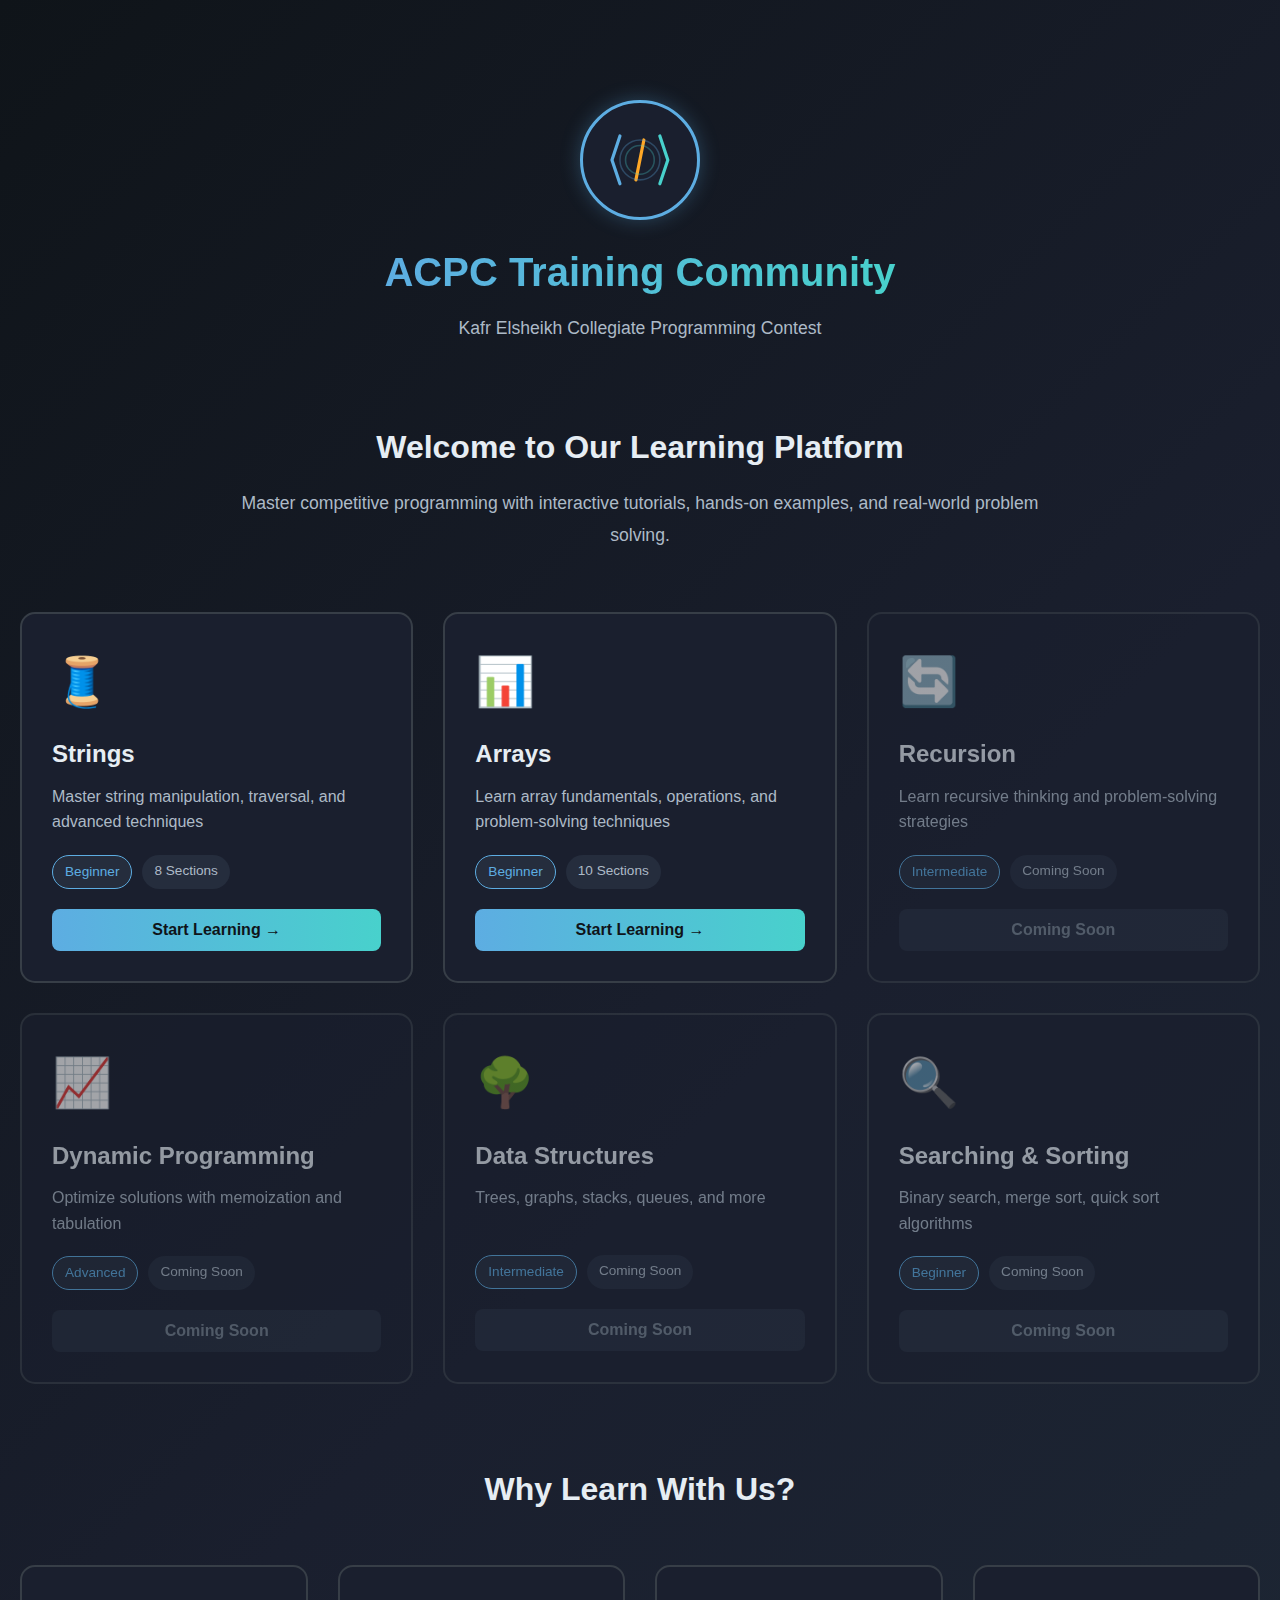
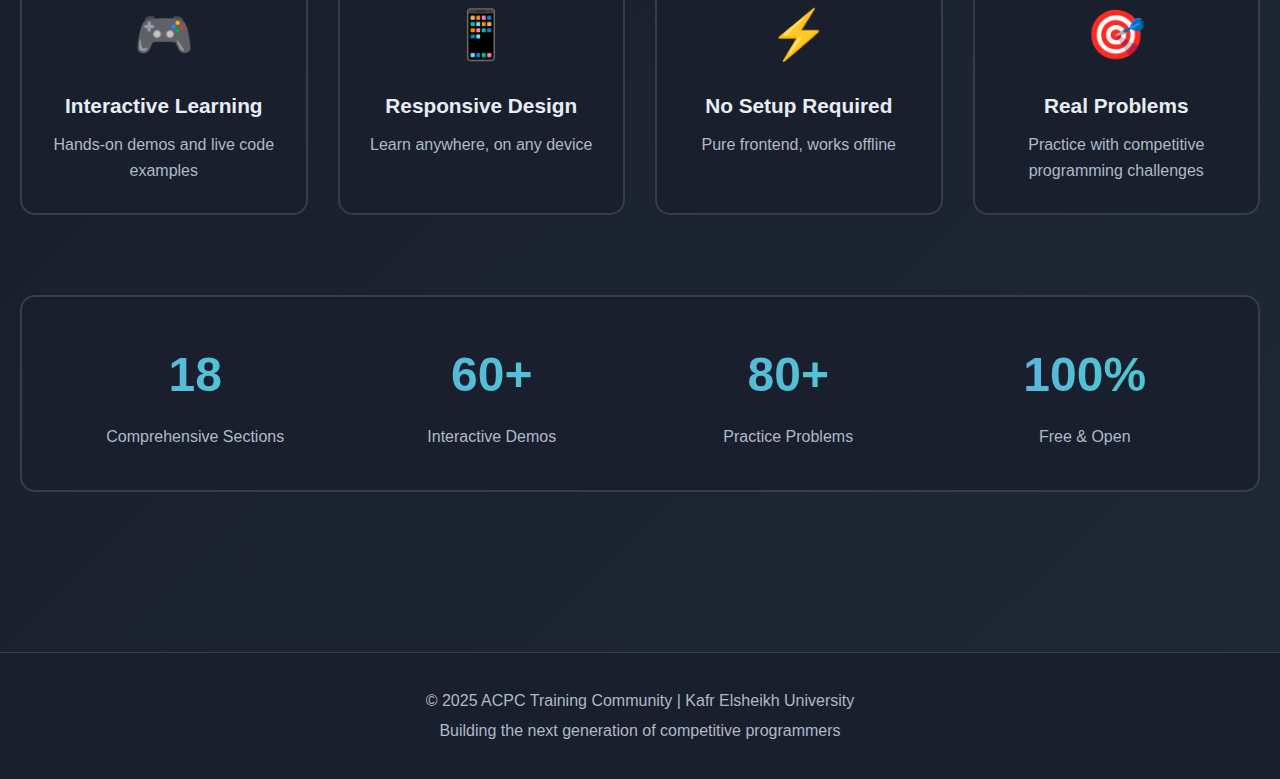
<file: Array/home.html>
<!DOCTYPE html>
<html lang="en">
<head>
    <meta charset="UTF-8">
    <meta name="viewport" content="width=device-width, initial-scale=1.0">
    <title>ACPC Training Community</title>
    <link rel="stylesheet" href="home-styles.css">
</head>
<body>
    <div class="hero-section">
        <div class="container">
            <!-- Logo -->
            <div class="logo-container">
                <div class="logo">
                    <div class="logo-icon">
                        <svg viewBox="0 0 100 100" xmlns="http://www.w3.org/2000/svg">
                            <!-- Code brackets -->
                            <path d="M 25 20 L 15 50 L 25 80" stroke="#5dade2" stroke-width="4" fill="none" stroke-linecap="round" stroke-linejoin="round"/>
                            <path d="M 75 20 L 85 50 L 75 80" stroke="#48d1cc" stroke-width="4" fill="none" stroke-linecap="round" stroke-linejoin="round"/>
                            <!-- Center slash -->
                            <path d="M 55 25 L 45 75" stroke="#ffa726" stroke-width="4" fill="none" stroke-linecap="round"/>
                            <!-- Circuit lines -->
                            <circle cx="50" cy="50" r="25" stroke="#5dade2" stroke-width="2" fill="none" opacity="0.3"/>
                            <circle cx="50" cy="50" r="18" stroke="#48d1cc" stroke-width="2" fill="none" opacity="0.3"/>
                        </svg>
                    </div>
                    <div class="logo-text">
                        <h1>ACPC Training Community</h1>
                        <p class="tagline">Kafr Elsheikh Collegiate Programming Contest</p>
                    </div>
                </div>
            </div>

            <!-- Welcome Message -->
            <div class="welcome-section">
                <h2>Welcome to Our Learning Platform</h2>
                <p>Master competitive programming with interactive tutorials, hands-on examples, and real-world problem solving.</p>
            </div>

            <!-- Course Cards -->
            <div class="courses-grid">
                <div class="course-card" onclick="window.location.href='../Strings/index.html'">
                    <div class="card-icon">🧵</div>
                    <h3>Strings</h3>
                    <p>Master string manipulation, traversal, and advanced techniques</p>
                    <div class="card-meta">
                        <span class="difficulty">Beginner</span>
                        <span class="lessons">8 Sections</span>
                    </div>
                    <button class="start-btn">Start Learning →</button>
                </div>

                <div class="course-card" onclick="window.location.href='index.html'">
                    <div class="card-icon">📊</div>
                    <h3>Arrays</h3>
                    <p>Learn array fundamentals, operations, and problem-solving techniques</p>
                    <div class="card-meta">
                        <span class="difficulty">Beginner</span>
                        <span class="lessons">10 Sections</span>
                    </div>
                    <button class="start-btn">Start Learning →</button>
                </div>

                <div class="course-card coming-soon">
                    <div class="card-icon">🔄</div>
                    <h3>Recursion</h3>
                    <p>Learn recursive thinking and problem-solving strategies</p>
                    <div class="card-meta">
                        <span class="difficulty">Intermediate</span>
                        <span class="lessons">Coming Soon</span>
                    </div>
                    <button class="start-btn" disabled>Coming Soon</button>
                </div>

                <div class="course-card coming-soon">
                    <div class="card-icon">📈</div>
                    <h3>Dynamic Programming</h3>
                    <p>Optimize solutions with memoization and tabulation</p>
                    <div class="card-meta">
                        <span class="difficulty">Advanced</span>
                        <span class="lessons">Coming Soon</span>
                    </div>
                    <button class="start-btn" disabled>Coming Soon</button>
                </div>

                <div class="course-card coming-soon">
                    <div class="card-icon">🌳</div>
                    <h3>Data Structures</h3>
                    <p>Trees, graphs, stacks, queues, and more</p>
                    <div class="card-meta">
                        <span class="difficulty">Intermediate</span>
                        <span class="lessons">Coming Soon</span>
                    </div>
                    <button class="start-btn" disabled>Coming Soon</button>
                </div>

                <div class="course-card coming-soon">
                    <div class="card-icon">🔍</div>
                    <h3>Searching & Sorting</h3>
                    <p>Binary search, merge sort, quick sort algorithms</p>
                    <div class="card-meta">
                        <span class="difficulty">Beginner</span>
                        <span class="lessons">Coming Soon</span>
                    </div>
                    <button class="start-btn" disabled>Coming Soon</button>
                </div>
            </div>

            <!-- Features Section -->
            <div class="features-section">
                <h2>Why Learn With Us?</h2>
                <div class="features-grid">
                    <div class="feature">
                        <div class="feature-icon">🎮</div>
                        <h3>Interactive Learning</h3>
                        <p>Hands-on demos and live code examples</p>
                    </div>
                    <div class="feature">
                        <div class="feature-icon">📱</div>
                        <h3>Responsive Design</h3>
                        <p>Learn anywhere, on any device</p>
                    </div>
                    <div class="feature">
                        <div class="feature-icon">⚡</div>
                        <h3>No Setup Required</h3>
                        <p>Pure frontend, works offline</p>
                    </div>
                    <div class="feature">
                        <div class="feature-icon">🎯</div>
                        <h3>Real Problems</h3>
                        <p>Practice with competitive programming challenges</p>
                    </div>
                </div>
            </div>

            <!-- Stats Section -->
            <div class="stats-section">
                <div class="stat">
                    <div class="stat-number">18</div>
                    <div class="stat-label">Comprehensive Sections</div>
                </div>
                <div class="stat">
                    <div class="stat-number">60+</div>
                    <div class="stat-label">Interactive Demos</div>
                </div>
                <div class="stat">
                    <div class="stat-number">80+</div>
                    <div class="stat-label">Practice Problems</div>
                </div>
                <div class="stat">
                    <div class="stat-number">100%</div>
                    <div class="stat-label">Free & Open</div>
                </div>
            </div>
        </div>
    </div>

    <!-- Footer -->
    <footer>
        <div class="container">
            <p>&copy; 2025 ACPC Training Community | Kafr Elsheikh University</p>
            <p>Building the next generation of competitive programmers</p>
        </div>
    </footer>

    <script>
        // ==========================================
        // CONFIGURATION - Update these URLs for your Vercel deployments
        // ==========================================
        const SESSION_URLS = {
            strings: 'https://your-strings-session.vercel.app',  // Update with your Strings deployment URL
            arrays: 'index.html',  // Current session (local)
            home: 'home.html'  // Home page
        };
        
        // Update links dynamically
        document.addEventListener('DOMContentLoaded', function() {
            // Update Strings course card link
            const stringsCard = document.querySelector('.course-card[onclick*="Strings"]');
            if (stringsCard) {
                stringsCard.onclick = function() {
                    window.location.href = SESSION_URLS.strings;
                };
            }
            
            // Update Arrays course card link (should stay local)
            const arraysCard = document.querySelector('.course-card[onclick*="index.html"]');
            if (arraysCard) {
                arraysCard.onclick = function() {
                    window.location.href = SESSION_URLS.arrays;
                };
            }
        });

        // Add smooth scroll for any future navigation
        document.querySelectorAll('a[href^="#"]').forEach(anchor => {
            anchor.addEventListener('click', function (e) {
                e.preventDefault();
                const target = document.querySelector(this.getAttribute('href'));
                if(target) {
                    target.scrollIntoView({ behavior: 'smooth' });
                }
            });
        });

        // Add hover effect sound feedback (optional)
        document.querySelectorAll('.course-card:not(.coming-soon)').forEach(card => {
            card.addEventListener('mouseenter', function() {
                this.style.transform = 'translateY(-10px)';
            });
            card.addEventListener('mouseleave', function() {
                this.style.transform = 'translateY(0)';
            });
        });
    </script>
</body>
</html>
</file>
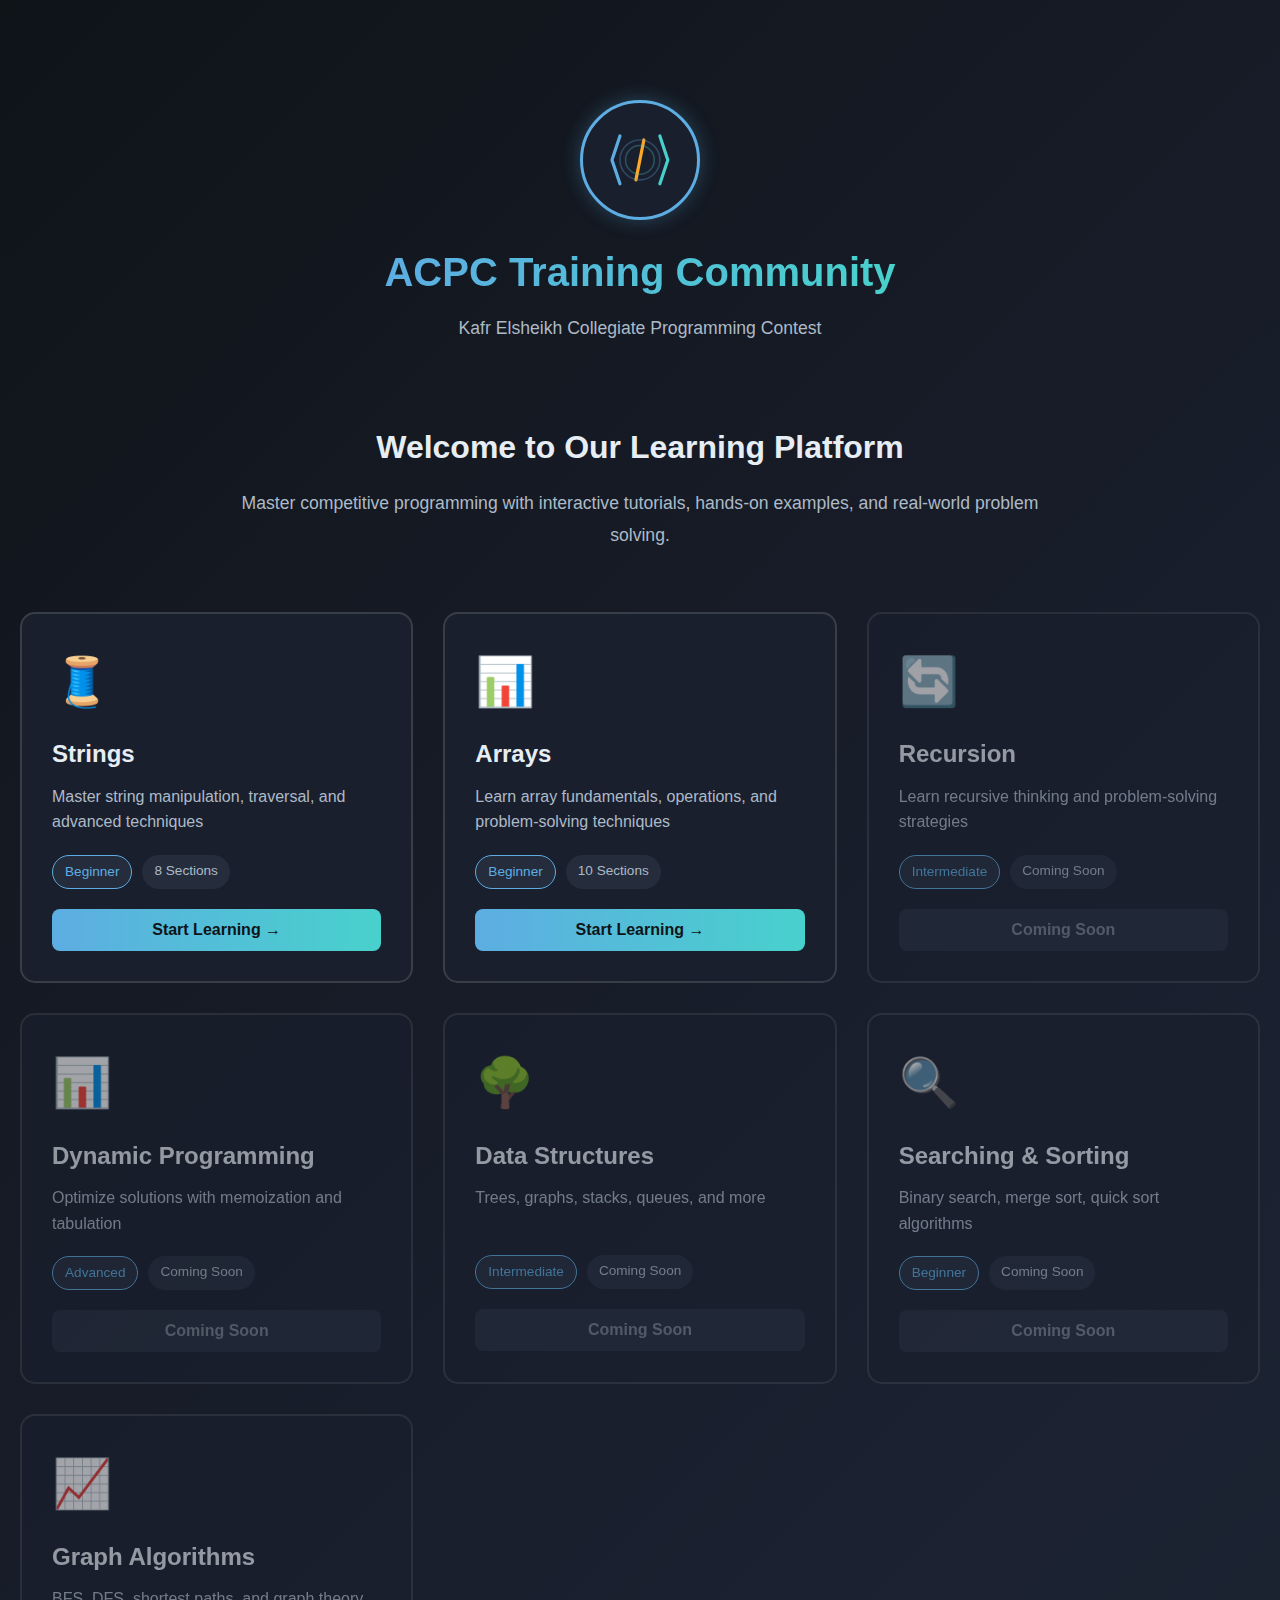
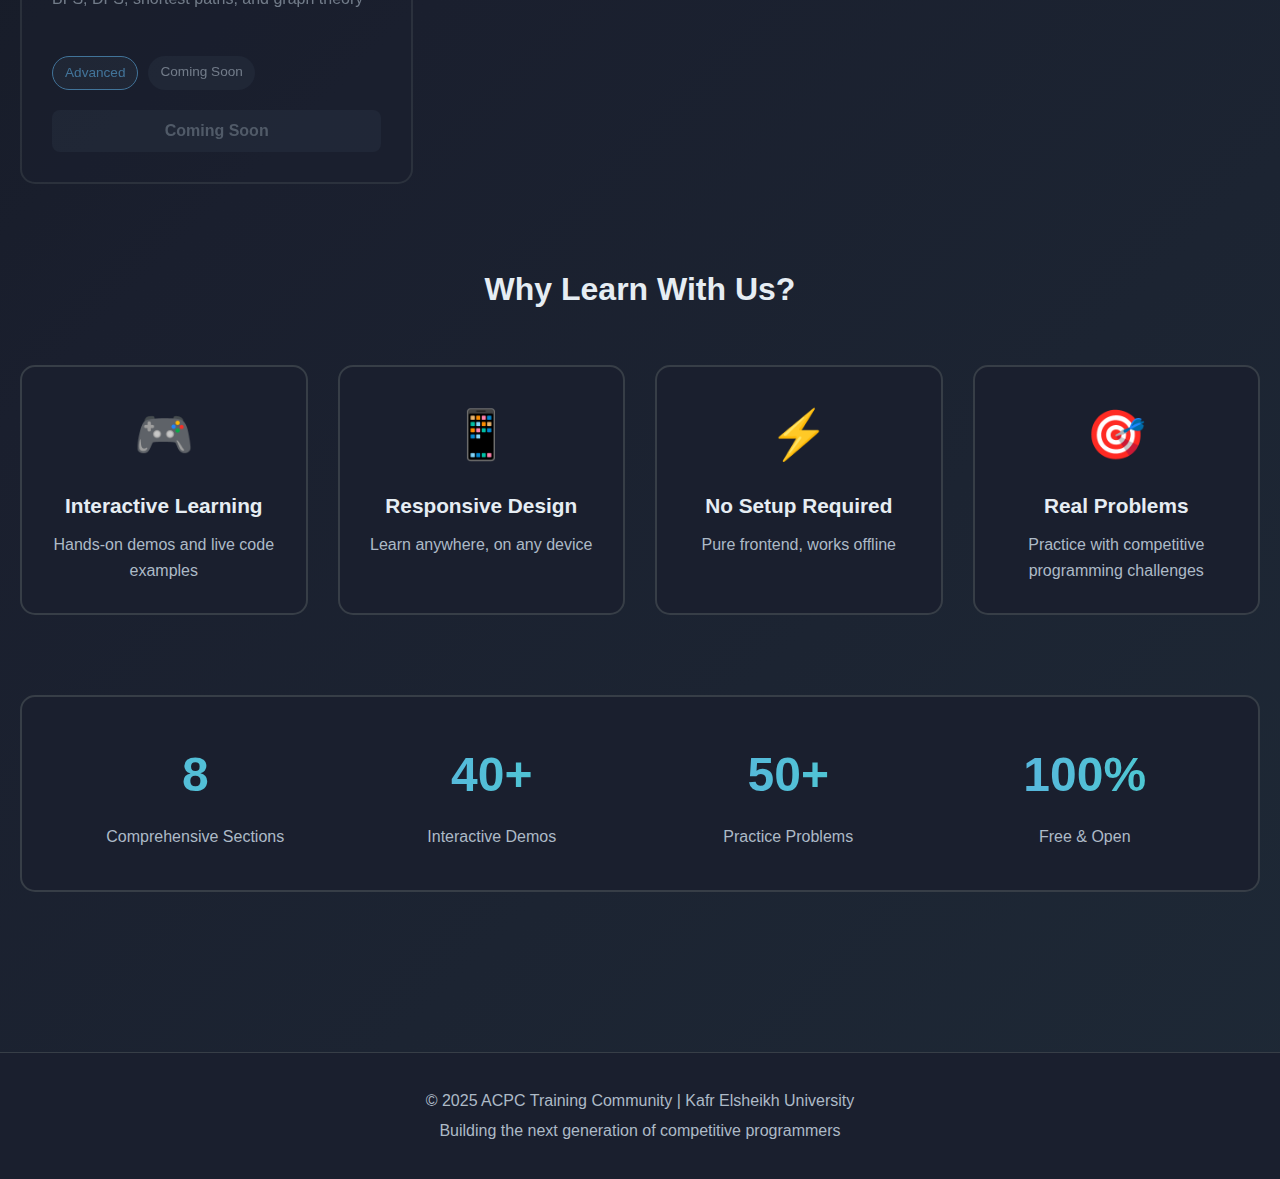
<file: Strings/home.html>
<!DOCTYPE html>
<html lang="en">
<head>
    <meta charset="UTF-8">
    <meta name="viewport" content="width=device-width, initial-scale=1.0">
    <title>ACPC Training Community</title>
    <link rel="stylesheet" href="home-styles.css">
</head>
<body>
    <div class="hero-section">
        <div class="container">
            <!-- Logo -->
            <div class="logo-container">
                <div class="logo">
                    <div class="logo-icon">
                        <svg viewBox="0 0 100 100" xmlns="http://www.w3.org/2000/svg">
                            <!-- Code brackets -->
                            <path d="M 25 20 L 15 50 L 25 80" stroke="#5dade2" stroke-width="4" fill="none" stroke-linecap="round" stroke-linejoin="round"/>
                            <path d="M 75 20 L 85 50 L 75 80" stroke="#48d1cc" stroke-width="4" fill="none" stroke-linecap="round" stroke-linejoin="round"/>
                            <!-- Center slash -->
                            <path d="M 55 25 L 45 75" stroke="#ffa726" stroke-width="4" fill="none" stroke-linecap="round"/>
                            <!-- Circuit lines -->
                            <circle cx="50" cy="50" r="25" stroke="#5dade2" stroke-width="2" fill="none" opacity="0.3"/>
                            <circle cx="50" cy="50" r="18" stroke="#48d1cc" stroke-width="2" fill="none" opacity="0.3"/>
                        </svg>
                    </div>
                    <div class="logo-text">
                        <h1>ACPC Training Community</h1>
                        <p class="tagline">Kafr Elsheikh Collegiate Programming Contest</p>
                    </div>
                </div>
            </div>

            <!-- Welcome Message -->
            <div class="welcome-section">
                <h2>Welcome to Our Learning Platform</h2>
                <p>Master competitive programming with interactive tutorials, hands-on examples, and real-world problem solving.</p>
            </div>

            <!-- Course Cards -->
            <div class="courses-grid">
                <div class="course-card" onclick="window.location.href='index.html'">
                    <div class="card-icon">🧵</div>
                    <h3>Strings</h3>
                    <p>Master string manipulation, traversal, and advanced techniques</p>
                    <div class="card-meta">
                        <span class="difficulty">Beginner</span>
                        <span class="lessons">8 Sections</span>
                    </div>
                    <button class="start-btn">Start Learning →</button>
                </div>

                <div class="course-card" onclick="window.location.href='../Array/index.html'" id="arrays-card">
                    <div class="card-icon">📊</div>
                    <h3>Arrays</h3>
                    <p>Learn array fundamentals, operations, and problem-solving techniques</p>
                    <div class="card-meta">
                        <span class="difficulty">Beginner</span>
                        <span class="lessons">10 Sections</span>
                    </div>
                    <button class="start-btn">Start Learning →</button>
                </div>

                <div class="course-card coming-soon">
                    <div class="card-icon">🔄</div>
                    <h3>Recursion</h3>
                    <p>Learn recursive thinking and problem-solving strategies</p>
                    <div class="card-meta">
                        <span class="difficulty">Intermediate</span>
                        <span class="lessons">Coming Soon</span>
                    </div>
                    <button class="start-btn" disabled>Coming Soon</button>
                </div>

                <div class="course-card coming-soon">
                    <div class="card-icon">📊</div>
                    <h3>Dynamic Programming</h3>
                    <p>Optimize solutions with memoization and tabulation</p>
                    <div class="card-meta">
                        <span class="difficulty">Advanced</span>
                        <span class="lessons">Coming Soon</span>
                    </div>
                    <button class="start-btn" disabled>Coming Soon</button>
                </div>

                <div class="course-card coming-soon">
                    <div class="card-icon">🌳</div>
                    <h3>Data Structures</h3>
                    <p>Trees, graphs, stacks, queues, and more</p>
                    <div class="card-meta">
                        <span class="difficulty">Intermediate</span>
                        <span class="lessons">Coming Soon</span>
                    </div>
                    <button class="start-btn" disabled>Coming Soon</button>
                </div>

                <div class="course-card coming-soon">
                    <div class="card-icon">🔍</div>
                    <h3>Searching & Sorting</h3>
                    <p>Binary search, merge sort, quick sort algorithms</p>
                    <div class="card-meta">
                        <span class="difficulty">Beginner</span>
                        <span class="lessons">Coming Soon</span>
                    </div>
                    <button class="start-btn" disabled>Coming Soon</button>
                </div>

                <div class="course-card coming-soon">
                    <div class="card-icon">📈</div>
                    <h3>Graph Algorithms</h3>
                    <p>BFS, DFS, shortest paths, and graph theory</p>
                    <div class="card-meta">
                        <span class="difficulty">Advanced</span>
                        <span class="lessons">Coming Soon</span>
                    </div>
                    <button class="start-btn" disabled>Coming Soon</button>
                </div>
            </div>

            <!-- Features Section -->
            <div class="features-section">
                <h2>Why Learn With Us?</h2>
                <div class="features-grid">
                    <div class="feature">
                        <div class="feature-icon">🎮</div>
                        <h3>Interactive Learning</h3>
                        <p>Hands-on demos and live code examples</p>
                    </div>
                    <div class="feature">
                        <div class="feature-icon">📱</div>
                        <h3>Responsive Design</h3>
                        <p>Learn anywhere, on any device</p>
                    </div>
                    <div class="feature">
                        <div class="feature-icon">⚡</div>
                        <h3>No Setup Required</h3>
                        <p>Pure frontend, works offline</p>
                    </div>
                    <div class="feature">
                        <div class="feature-icon">🎯</div>
                        <h3>Real Problems</h3>
                        <p>Practice with competitive programming challenges</p>
                    </div>
                </div>
            </div>

            <!-- Stats Section -->
            <div class="stats-section">
                <div class="stat">
                    <div class="stat-number">8</div>
                    <div class="stat-label">Comprehensive Sections</div>
                </div>
                <div class="stat">
                    <div class="stat-number">40+</div>
                    <div class="stat-label">Interactive Demos</div>
                </div>
                <div class="stat">
                    <div class="stat-number">50+</div>
                    <div class="stat-label">Practice Problems</div>
                </div>
                <div class="stat">
                    <div class="stat-number">100%</div>
                    <div class="stat-label">Free & Open</div>
                </div>
            </div>
        </div>
    </div>

    <!-- Footer -->
    <footer>
        <div class="container">
            <p>&copy; 2025 ACPC Training Community | Kafr Elsheikh University</p>
            <p>Building the next generation of competitive programmers</p>
        </div>
    </footer>

    <script>
        // ==========================================
        // CONFIGURATION - Update these URLs for your Vercel deployments
        // ==========================================
        const SESSION_URLS = {
            arrays: 'https://your-arrays-session.vercel.app',  // Update with your Arrays deployment URL
            strings: 'index.html',  // Current session (local)
            home: 'home.html'  // Home page
        };
        
        // Update links dynamically
        document.addEventListener('DOMContentLoaded', function() {
            // Update Arrays course card link
            const arraysCard = document.getElementById('arrays-card');
            if (arraysCard) {
                arraysCard.onclick = function() {
                    window.location.href = SESSION_URLS.arrays;
                };
            }
            
            // Update Strings course card link (should stay local)
            const stringsCard = document.querySelector('.course-card[onclick*="index.html"]');
            if (stringsCard && stringsCard.id !== 'arrays-card') {
                stringsCard.onclick = function() {
                    window.location.href = SESSION_URLS.strings;
                };
            }
        });

        // Add smooth scroll for any future navigation
        document.querySelectorAll('a[href^="#"]').forEach(anchor => {
            anchor.addEventListener('click', function (e) {
                e.preventDefault();
                const target = document.querySelector(this.getAttribute('href'));
                if(target) {
                    target.scrollIntoView({ behavior: 'smooth' });
                }
            });
        });

        // Add hover effect sound feedback (optional)
        document.querySelectorAll('.course-card:not(.coming-soon)').forEach(card => {
            card.addEventListener('mouseenter', function() {
                this.style.transform = 'translateY(-10px)';
            });
            card.addEventListener('mouseleave', function() {
                this.style.transform = 'translateY(0)';
            });
        });
    </script>
</body>
</html>
</file>
<file: home-styles.css>
/* Reset and Base Styles */
* {
    margin: 0;
    padding: 0;
    box-sizing: border-box;
}

:root {
    --primary-color: #5dade2;
    --secondary-color: #48d1cc;
    --accent-color: #ffa726;
    --success-color: #66bb6a;
    
    /* Dark Mode Colors */
    --bg-primary: #0f1419;
    --bg-secondary: #1a1f2e;
    --bg-tertiary: #252d3d;
    --bg-elevated: #2a3441;
    
    --text-primary: #e6edf3;
    --text-secondary: #adbac7;
    --text-muted: #768390;
    
    --border-color: #373e47;
    --shadow: 0 4px 6px rgba(0, 0, 0, 0.4);
    --shadow-lg: 0 10px 25px rgba(0, 0, 0, 0.6);
    --glow: 0 0 20px rgba(93, 173, 226, 0.3);
}

body {
    font-family: 'Segoe UI', Tahoma, Geneva, Verdana, sans-serif;
    line-height: 1.6;
    color: var(--text-primary);
    background: linear-gradient(135deg, #0f1419 0%, #1a1f2e 50%, #1e2936 100%);
    min-height: 100vh;
}

.container {
    max-width: 1400px;
    margin: 0 auto;
    padding: 0 20px;
}

/* Hero Section */
.hero-section {
    min-height: 100vh;
    padding: 40px 0;
}

/* Logo */
.logo-container {
    text-align: center;
    padding: 60px 0 40px;
    animation: fadeInDown 1s ease;
}

@keyframes fadeInDown {
    from {
        opacity: 0;
        transform: translateY(-30px);
    }
    to {
        opacity: 1;
        transform: translateY(0);
    }
}

.logo {
    display: flex;
    flex-direction: column;
    align-items: center;
    gap: 20px;
}

.logo-icon {
    width: 120px;
    height: 120px;
    background: var(--bg-secondary);
    border-radius: 50%;
    display: flex;
    align-items: center;
    justify-content: center;
    box-shadow: var(--glow);
    border: 3px solid var(--primary-color);
    animation: pulse 3s ease-in-out infinite;
}

@keyframes pulse {
    0%, 100% {
        box-shadow: 0 0 20px rgba(93, 173, 226, 0.3);
    }
    50% {
        box-shadow: 0 0 40px rgba(93, 173, 226, 0.6);
    }
}

.logo-icon svg {
    width: 70%;
    height: 70%;
}

.logo-text h1 {
    font-size: 2.5rem;
    background: linear-gradient(90deg, var(--primary-color), var(--secondary-color));
    -webkit-background-clip: text;
    -webkit-text-fill-color: transparent;
    background-clip: text;
    margin-bottom: 10px;
    font-weight: 700;
}

.tagline {
    color: var(--text-secondary);
    font-size: 1.1rem;
    font-weight: 300;
}

/* Welcome Section */
.welcome-section {
    text-align: center;
    max-width: 800px;
    margin: 40px auto 60px;
    animation: fadeIn 1s ease 0.3s both;
}

@keyframes fadeIn {
    from {
        opacity: 0;
    }
    to {
        opacity: 1;
    }
}

.welcome-section h2 {
    font-size: 2rem;
    margin-bottom: 15px;
    color: var(--text-primary);
}

.welcome-section p {
    font-size: 1.1rem;
    color: var(--text-secondary);
    line-height: 1.8;
}

/* Course Cards Grid */
.courses-grid {
    display: grid;
    grid-template-columns: repeat(auto-fit, minmax(300px, 1fr));
    gap: 30px;
    margin: 60px 0;
    animation: fadeIn 1s ease 0.6s both;
}

.course-card {
    background: var(--bg-secondary);
    border-radius: 15px;
    padding: 30px;
    border: 2px solid var(--border-color);
    transition: all 0.3s ease;
    cursor: pointer;
    position: relative;
    overflow: hidden;
}

.course-card::before {
    content: '';
    position: absolute;
    top: 0;
    left: 0;
    right: 0;
    height: 4px;
    background: linear-gradient(90deg, var(--primary-color), var(--secondary-color));
    opacity: 0;
    transition: opacity 0.3s ease;
}

.course-card:hover::before {
    opacity: 1;
}

.course-card:hover {
    border-color: var(--primary-color);
    box-shadow: var(--glow);
    transform: translateY(-5px);
}

.course-card.coming-soon {
    opacity: 0.6;
    cursor: not-allowed;
}

.course-card.coming-soon:hover {
    transform: none;
    border-color: var(--border-color);
    box-shadow: none;
}

.card-icon {
    font-size: 3rem;
    margin-bottom: 15px;
}

.course-card h3 {
    font-size: 1.5rem;
    margin-bottom: 10px;
    color: var(--text-primary);
}

.course-card p {
    color: var(--text-secondary);
    margin-bottom: 20px;
    min-height: 50px;
}

.card-meta {
    display: flex;
    gap: 10px;
    margin-bottom: 20px;
    flex-wrap: wrap;
}

.difficulty {
    padding: 5px 12px;
    background: var(--bg-tertiary);
    border-radius: 20px;
    font-size: 0.85rem;
    color: var(--primary-color);
    border: 1px solid var(--primary-color);
}

.lessons {
    padding: 5px 12px;
    background: var(--bg-tertiary);
    border-radius: 20px;
    font-size: 0.85rem;
    color: var(--text-secondary);
}

.start-btn {
    width: 100%;
    padding: 12px;
    background: linear-gradient(90deg, var(--primary-color), var(--secondary-color));
    color: var(--bg-primary);
    border: none;
    border-radius: 8px;
    font-size: 1rem;
    font-weight: 600;
    cursor: pointer;
    transition: all 0.3s ease;
}

.start-btn:hover:not(:disabled) {
    transform: translateY(-2px);
    box-shadow: 0 5px 15px rgba(93, 173, 226, 0.4);
}

.start-btn:disabled {
    background: var(--bg-tertiary);
    color: var(--text-muted);
    cursor: not-allowed;
}

/* Features Section */
.features-section {
    margin: 80px 0;
    text-align: center;
}

.features-section h2 {
    font-size: 2rem;
    margin-bottom: 50px;
    color: var(--text-primary);
}

.features-grid {
    display: grid;
    grid-template-columns: repeat(auto-fit, minmax(250px, 1fr));
    gap: 30px;
}

.feature {
    background: var(--bg-secondary);
    padding: 30px;
    border-radius: 15px;
    border: 2px solid var(--border-color);
    transition: all 0.3s ease;
}

.feature:hover {
    border-color: var(--secondary-color);
    transform: translateY(-5px);
}

.feature-icon {
    font-size: 3rem;
    margin-bottom: 15px;
}

.feature h3 {
    font-size: 1.3rem;
    margin-bottom: 10px;
    color: var(--text-primary);
}

.feature p {
    color: var(--text-secondary);
}

/* Stats Section */
.stats-section {
    display: grid;
    grid-template-columns: repeat(auto-fit, minmax(200px, 1fr));
    gap: 30px;
    margin: 60px 0;
    padding: 40px;
    background: var(--bg-secondary);
    border-radius: 15px;
    border: 2px solid var(--border-color);
}

.stat {
    text-align: center;
}

.stat-number {
    font-size: 3rem;
    font-weight: 700;
    background: linear-gradient(90deg, var(--primary-color), var(--secondary-color));
    -webkit-background-clip: text;
    -webkit-text-fill-color: transparent;
    background-clip: text;
    margin-bottom: 10px;
}

.stat-label {
    font-size: 1rem;
    color: var(--text-secondary);
}

/* Footer */
footer {
    background: var(--bg-secondary);
    color: var(--text-secondary);
    text-align: center;
    padding: 30px 20px;
    margin-top: 60px;
    border-top: 1px solid var(--border-color);
}

footer p {
    margin: 5px 0;
}

/* Responsive Design */
@media (max-width: 968px) {
    .logo-text h1 {
        font-size: 2rem;
    }

    .tagline {
        font-size: 1rem;
    }

    .welcome-section h2 {
        font-size: 1.5rem;
    }

    .courses-grid {
        grid-template-columns: 1fr;
    }

    .features-grid {
        grid-template-columns: 1fr;
    }

    .stats-section {
        grid-template-columns: repeat(2, 1fr);
    }
}

@media (max-width: 600px) {
    .logo-icon {
        width: 100px;
        height: 100px;
    }

    .logo-text h1 {
        font-size: 1.5rem;
    }

    .tagline {
        font-size: 0.9rem;
    }

    .welcome-section h2 {
        font-size: 1.3rem;
    }

    .welcome-section p {
        font-size: 1rem;
    }

    .course-card {
        padding: 20px;
    }

    .stat-number {
        font-size: 2rem;
    }

    .stats-section {
        grid-template-columns: 1fr;
        padding: 20px;
    }
}

/* Animations */
@keyframes slideInUp {
    from {
        opacity: 0;
        transform: translateY(30px);
    }
    to {
        opacity: 1;
        transform: translateY(0);
    }
}

.course-card {
    animation: slideInUp 0.5s ease both;
}

.course-card:nth-child(1) { animation-delay: 0.1s; }
.course-card:nth-child(2) { animation-delay: 0.2s; }
.course-card:nth-child(3) { animation-delay: 0.3s; }
.course-card:nth-child(4) { animation-delay: 0.4s; }
.course-card:nth-child(5) { animation-delay: 0.5s; }
.course-card:nth-child(6) { animation-delay: 0.6s; }
</file>
<file: Strings/styles.css>
/* Reset and Base Styles */
* {
    margin: 0;
    padding: 0;
    box-sizing: border-box;
}

:root {
    --primary-color: #5dade2;
    --secondary-color: #48d1cc;
    --accent-color: #ffa726;
    --success-color: #66bb6a;
    --danger-color: #ef5350;
    
    /* Dark Mode Colors */
    --bg-primary: #0f1419;
    --bg-secondary: #1a1f2e;
    --bg-tertiary: #252d3d;
    --bg-elevated: #2a3441;
    
    --text-primary: #e6edf3;
    --text-secondary: #adbac7;
    --text-muted: #768390;
    
    --border-color: #373e47;
    --border-hover: #444c56;
    
    --shadow: 0 4px 6px rgba(0, 0, 0, 0.4);
    --shadow-lg: 0 10px 25px rgba(0, 0, 0, 0.6);
    --glow: 0 0 20px rgba(93, 173, 226, 0.3);
}

body {
    font-family: 'Segoe UI', Tahoma, Geneva, Verdana, sans-serif;
    line-height: 1.6;
    color: var(--text-primary);
    background: linear-gradient(135deg, #0f1419 0%, #1a1f2e 50%, #1e2936 100%);
    min-height: 100vh;
}

.container {
    max-width: 1400px;
    margin: 0 auto;
    padding: 0 20px;
}

/* Header */
header {
    background: var(--bg-secondary);
    color: var(--text-primary);
    padding: 15px 0;
    box-shadow: var(--shadow-lg);
    border-bottom: 1px solid var(--border-color);
    position: sticky;
    top: 0;
    z-index: 100;
    backdrop-filter: blur(10px);
    background: rgba(26, 31, 46, 0.95);
}

header .container {
    display: flex;
    align-items: center;
    justify-content: space-between;
    gap: 30px;
    position: relative;
}

.back-home {
    position: absolute;
    left: 20px;
    top: 50%;
    transform: translateY(-50%);
    color: var(--text-secondary);
    text-decoration: none;
    font-size: 0.9rem;
    padding: 8px 16px;
    border-radius: 6px;
    border: 1px solid var(--border-color);
    transition: all 0.3s ease;
    background: var(--bg-tertiary);
}

.back-home:hover {
    color: var(--primary-color);
    border-color: var(--primary-color);
    background: var(--bg-elevated);
}

.header-brand {
    flex-shrink: 0;
    margin-left: 100px;
}

header h1 {
    font-size: 1.5rem;
    margin-bottom: 3px;
}

header p {
    font-size: 0.8rem;
    opacity: 0.8;
}

/* Main Wrapper */
.main-wrapper {
    display: block;
    max-width: 1400px;
    margin: 20px auto;
    padding: 0 20px;
}

/* Navbar Navigation (class is still .sidebar for HTML compatibility) */
.sidebar {
    flex: 1;
    display: flex;
    flex-direction: column;
    gap: 10px;
    background: transparent;
    padding: 0;
    border: none;
    box-shadow: none;
}

.progress-bar {
    height: 3px;
    background: var(--border-color);
    border-radius: 10px;
    overflow: hidden;
    order: 2;
}

.progress-fill {
    height: 100%;
    background: linear-gradient(90deg, var(--primary-color), var(--secondary-color));
    width: 12.5%;
    transition: width 0.3s ease;
}

.sidebar h3 {
    display: none;
}

.nav-list {
    list-style: none;
    display: flex;
    flex-wrap: wrap;
    gap: 8px;
    justify-content: flex-end;
    align-items: center;
    order: 1;
}

.nav-list li {
    margin-bottom: 0;
}

.nav-link {
    display: flex;
    align-items: center;
    padding: 8px 12px;
    text-decoration: none;
    color: var(--text-secondary);
    border-radius: 6px;
    transition: all 0.3s ease;
    font-size: 0.8rem;
    white-space: nowrap;
    border: 1px solid transparent;
}

.nav-link:hover {
    background: var(--bg-tertiary);
    color: var(--text-primary);
    border-color: var(--border-hover);
}

.nav-link.active {
    background: var(--primary-color);
    color: var(--bg-primary);
    box-shadow: var(--glow);
    border-color: var(--primary-color);
}

.section-number {
    display: inline-flex;
    align-items: center;
    justify-content: center;
    width: 20px;
    height: 20px;
    background: var(--bg-tertiary);
    border-radius: 50%;
    margin-right: 6px;
    font-weight: bold;
    font-size: 0.7rem;
    color: var(--text-secondary);
}

.nav-link.active .section-number {
    background: var(--bg-primary);
    color: var(--primary-color);
}

/* Content Area */
.content {
    width: 100%;
    background: var(--bg-secondary);
    border-radius: 12px;
    padding: 40px;
    box-shadow: var(--shadow);
    border: 1px solid var(--border-color);
    min-height: 80vh;
}

.content-section {
    display: none;
    animation: fadeIn 0.4s ease;
}

.content-section.active {
    display: block;
}

@keyframes fadeIn {
    from {
        opacity: 0;
        transform: translateY(20px);
    }
    to {
        opacity: 1;
        transform: translateY(0);
    }
}

.content h2 {
    color: var(--text-primary);
    font-size: 2rem;
    margin-bottom: 30px;
    padding-bottom: 15px;
    border-bottom: 3px solid var(--primary-color);
}

.content h3 {
    color: var(--primary-color);
    font-size: 1.4rem;
    margin-top: 20px;
    margin-bottom: 15px;
}

.content h4 {
    color: var(--text-primary);
    font-size: 1.1rem;
    margin-bottom: 10px;
}

/* Lesson Block */
.lesson-block {
    margin-bottom: 40px;
    padding: 25px;
    background: var(--bg-tertiary);
    border-radius: 10px;
    border-left: 4px solid var(--primary-color);
}

/* Info Box */
.info-box {
    background: var(--bg-elevated);
    border-left: 4px solid var(--primary-color);
    padding: 20px;
    margin: 20px 0;
    border-radius: 8px;
    border: 1px solid var(--border-color);
}

.info-box h4 {
    color: var(--primary-color);
    margin-bottom: 10px;
}

.info-box ul {
    margin-left: 20px;
}

.info-box li {
    margin-bottom: 8px;
}

/* Code Blocks */
.code-block {
    margin: 20px 0;
}

.code-block pre {
    background: var(--bg-primary);
    color: #e2e8f0;
    padding: 20px;
    border-radius: 8px;
    overflow-x: auto;
    font-family: 'Courier New', monospace;
    font-size: 0.9rem;
    line-height: 1.5;
    box-shadow: var(--shadow);
    border: 1px solid var(--border-color);
}

.code-block code {
    font-family: 'Courier New', monospace;
}

/* Code Comparison */
.code-comparison {
    display: grid;
    grid-template-columns: 1fr 1fr;
    gap: 20px;
    margin: 20px 0;
}

.code-option {
    background: var(--bg-tertiary);
    border: 2px solid var(--border-color);
    border-radius: 10px;
    padding: 15px;
}

.code-option h4 {
    margin-bottom: 10px;
}

.code-option pre {
    background: var(--bg-primary);
    color: #e2e8f0;
    padding: 15px;
    border-radius: 6px;
    font-size: 0.85rem;
    overflow-x: auto;
    border: 1px solid var(--border-color);
}

.code-option .note {
    margin-top: 10px;
    font-size: 0.85rem;
    color: var(--text-muted);
    font-style: italic;
}

/* Visual Demos */
.visual-demo {
    margin: 20px 0;
    padding: 20px;
    background: var(--bg-elevated);
    border-radius: 10px;
    border: 2px solid var(--border-color);
}

.memory-visual {
    text-align: center;
}

.string-label {
    font-family: 'Courier New', monospace;
    font-size: 1rem;
    margin-bottom: 20px;
    color: var(--primary-color);
    font-weight: bold;
}

.memory-cells {
    display: flex;
    justify-content: center;
    gap: 5px;
    flex-wrap: wrap;
    margin: 20px 0;
}

.memory-cell {
    background: linear-gradient(135deg, var(--primary-color), var(--secondary-color));
    border-radius: 8px;
    padding: 15px;
    min-width: 60px;
    box-shadow: var(--shadow);
    transition: all 0.3s ease;
}

.memory-cell:hover {
    transform: translateY(-5px);
    box-shadow: var(--shadow-lg);
}

.memory-cell.highlighted {
    background: linear-gradient(135deg, var(--accent-color), #ff9500);
    animation: pulse 1s infinite;
}

.memory-cell.null-terminator {
    background: linear-gradient(135deg, #999, #666);
    opacity: 0.7;
}

@keyframes pulse {
    0%, 100% { transform: scale(1); }
    50% { transform: scale(1.05); }
}

.cell-value {
    font-size: 1.5rem;
    font-weight: bold;
    color: white;
    font-family: 'Courier New', monospace;
}

.cell-index {
    font-size: 0.8rem;
    color: rgba(255, 255, 255, 0.8);
    margin-top: 5px;
}

.caption {
    margin-top: 15px;
    font-size: 0.9rem;
    color: var(--text-muted);
    font-style: italic;
}

/* Interactive Demos */
.interactive-demo {
    margin: 25px 0;
    padding: 25px;
    background: var(--bg-elevated);
    border-radius: 10px;
    box-shadow: var(--shadow);
    border: 1px solid var(--border-color);
}

.interactive-demo h4 {
    color: var(--text-primary);
    margin-bottom: 15px;
}

.demo-controls {
    display: flex;
    gap: 10px;
    align-items: center;
    flex-wrap: wrap;
    margin-bottom: 15px;
}

.demo-controls input[type="text"],
.demo-controls input[type="number"] {
    padding: 10px 15px;
    border: 2px solid var(--border-color);
    border-radius: 6px;
    font-size: 0.95rem;
    flex: 1;
    min-width: 150px;
    background: var(--bg-tertiary);
    color: var(--text-primary);
}

.demo-controls input:focus {
    outline: none;
    border-color: var(--primary-color);
    box-shadow: 0 0 0 3px rgba(93, 173, 226, 0.2);
}

.demo-controls select {
    padding: 10px;
    border: 2px solid var(--border-color);
    border-radius: 6px;
    font-size: 0.95rem;
    background: var(--bg-tertiary);
    color: var(--text-primary);
}

.demo-controls button {
    padding: 10px 20px;
    background: var(--primary-color);
    color: white;
    border: none;
    border-radius: 6px;
    font-size: 0.95rem;
    cursor: pointer;
    transition: all 0.3s ease;
    font-weight: 600;
}

.demo-controls button:hover {
    background: #357abd;
    transform: translateY(-2px);
    box-shadow: var(--shadow);
}

.demo-controls button:active {
    transform: translateY(0);
}

.demo-output {
    background: var(--bg-primary);
    padding: 15px;
    border-radius: 6px;
    min-height: 50px;
    margin-top: 15px;
    font-family: 'Courier New', monospace;
    font-size: 1rem;
    border: 2px solid var(--border-color);
    color: var(--text-primary);
}

.demo-output.success {
    background: rgba(102, 187, 106, 0.15);
    border-color: var(--success-color);
    color: var(--success-color);
}

.demo-output.error {
    background: rgba(239, 83, 80, 0.15);
    border-color: var(--danger-color);
    color: var(--danger-color);
}

/* Quiz Block */
.quiz-block {
    margin: 30px 0;
    padding: 25px;
    background: rgba(255, 167, 38, 0.15);
    border-radius: 10px;
    border-left: 4px solid var(--accent-color);
    border: 1px solid var(--accent-color);
}

.quiz-question {
    margin-bottom: 15px;
}

.quiz-options {
    display: flex;
    flex-direction: column;
    gap: 10px;
    margin-top: 15px;
}

.quiz-option {
    padding: 15px;
    background: var(--bg-tertiary);
    border: 2px solid var(--border-color);
    border-radius: 8px;
    text-align: left;
    cursor: pointer;
    transition: all 0.3s ease;
    font-size: 0.95rem;
    color: var(--text-primary);
}

.quiz-option:hover {
    border-color: var(--primary-color);
    background: var(--bg-elevated);
    transform: translateX(5px);
}

.quiz-option.correct {
    background: rgba(102, 187, 106, 0.2);
    color: var(--success-color);
    border-color: var(--success-color);
}

.quiz-option.incorrect {
    background: rgba(239, 83, 80, 0.2);
    color: var(--danger-color);
    border-color: var(--danger-color);
}

.quiz-feedback {
    margin-top: 15px;
    padding: 15px;
    border-radius: 6px;
    font-weight: 600;
    display: none;
}

.quiz-feedback.show {
    display: block;
}

.quiz-feedback.correct {
    background: rgba(102, 187, 106, 0.15);
    color: var(--success-color);
    border: 1px solid var(--success-color);
}

.quiz-feedback.incorrect {
    background: rgba(239, 83, 80, 0.15);
    color: var(--danger-color);
    border: 1px solid var(--danger-color);
}

/* Practice Block */
.practice-block {
    margin: 30px 0;
    padding: 25px;
    background: rgba(102, 187, 106, 0.15);
    border-radius: 10px;
    border-left: 4px solid var(--success-color);
    border: 1px solid var(--success-color);
}

.exercise {
    margin-top: 15px;
}

.hint-box {
    margin-top: 15px;
}

.hint-btn {
    padding: 8px 16px;
    background: var(--accent-color);
    color: white;
    border: none;
    border-radius: 6px;
    cursor: pointer;
    font-size: 0.9rem;
}

.hint-content {
    display: none;
    margin-top: 10px;
    padding: 15px;
    background: var(--bg-elevated);
    border-radius: 6px;
    border: 2px dashed var(--accent-color);
    color: var(--text-primary);
}

.hint-content.show {
    display: block;
}

/* Problem Cards */
.problem-card {
    margin: 30px 0;
    padding: 25px;
    background: var(--bg-tertiary);
    border-radius: 10px;
    border: 2px solid var(--border-color);
    box-shadow: var(--shadow);
}

.problem-card h3 {
    color: var(--text-primary);
    margin-bottom: 15px;
}

.problem-card p {
    margin-bottom: 10px;
}

.problem-card em {
    color: var(--text-muted);
}

/* Challenge List */
.challenge-list {
    display: grid;
    grid-template-columns: repeat(auto-fit, minmax(280px, 1fr));
    gap: 20px;
    margin-top: 20px;
}

.challenge-item {
    padding: 20px;
    background: var(--bg-tertiary);
    border-radius: 10px;
    border-left: 4px solid var(--accent-color);
    box-shadow: var(--shadow);
    transition: transform 0.3s ease;
    border: 1px solid var(--border-color);
}

.challenge-item:hover {
    transform: translateY(-5px);
    box-shadow: var(--glow);
    border-color: var(--accent-color);
}

.challenge-item h4 {
    color: var(--text-primary);
    margin-bottom: 10px;
}

/* Traversal Visual */
.traversal-visual {
    display: flex;
    gap: 5px;
    justify-content: center;
    margin: 20px 0;
    flex-wrap: wrap;
}

.reverse-visual, .palindrome-visual {
    display: flex;
    gap: 10px;
    justify-content: center;
    align-items: center;
    margin: 20px 0;
    flex-wrap: wrap;
}

/* Next Section Button */
.next-section-btn {
    display: block;
    width: 100%;
    padding: 15px;
    margin-top: 40px;
    background: linear-gradient(90deg, var(--primary-color), var(--secondary-color));
    color: var(--bg-primary);
    border: none;
    border-radius: 8px;
    font-size: 1.1rem;
    font-weight: 600;
    cursor: pointer;
    transition: all 0.3s ease;
}

.next-section-btn:hover {
    transform: translateY(-2px);
    box-shadow: var(--glow);
}

/* Completion Block */
.completion-block {
    text-align: center;
    padding: 40px;
    background: linear-gradient(135deg, rgba(102, 187, 106, 0.3), rgba(72, 209, 204, 0.3));
    border-radius: 15px;
    color: var(--text-primary);
    margin-top: 40px;
    border: 2px solid var(--success-color);
}

.completion-block h2 {
    font-size: 2.5rem;
    margin-bottom: 20px;
    border: none;
    color: var(--success-color);
}

.completion-btn {
    padding: 15px 40px;
    background: var(--success-color);
    color: var(--bg-primary);
    border: none;
    border-radius: 8px;
    font-size: 1.1rem;
    font-weight: 600;
    cursor: pointer;
    margin-top: 20px;
    transition: all 0.3s ease;
}

.completion-btn:hover {
    transform: scale(1.05);
    box-shadow: var(--glow);
}

/* Footer */
footer {
    background: var(--bg-secondary);
    color: var(--text-secondary);
    text-align: center;
    padding: 20px;
    margin-top: 40px;
    border-top: 1px solid var(--border-color);
}

/* Responsive Design */
@media (max-width: 1200px) {
    header .container {
        flex-direction: column;
        align-items: flex-start;
        gap: 15px;
    }

    .back-home {
        position: static;
        transform: none;
        display: inline-block;
        margin-bottom: 10px;
    }

    .header-brand {
        margin-left: 0;
    }

    .sidebar {
        width: 100%;
    }

    .nav-list {
        justify-content: flex-start;
    }
}

@media (max-width: 968px) {
    header h1 {
        font-size: 1.3rem;
    }

    header p {
        font-size: 0.75rem;
    }

    .nav-list {
        gap: 6px;
    }

    .nav-link {
        padding: 6px 10px;
        font-size: 0.75rem;
    }

    .section-number {
        width: 18px;
        height: 18px;
        font-size: 0.65rem;
        margin-right: 5px;
    }

    .code-comparison {
        grid-template-columns: 1fr;
    }

    .demo-controls {
        flex-direction: column;
        align-items: stretch;
    }

    .demo-controls input,
    .demo-controls button {
        width: 100%;
    }

    .content {
        padding: 25px;
    }
}

@media (max-width: 600px) {
    header {
        padding: 10px 0;
    }

    header .container {
        gap: 10px;
    }

    header h1 {
        font-size: 1.1rem;
        margin-bottom: 2px;
    }

    header p {
        font-size: 0.7rem;
    }

    .sidebar {
        gap: 8px;
    }

    .nav-list {
        gap: 5px;
        overflow-x: auto;
        flex-wrap: nowrap;
        justify-content: flex-start;
        padding-bottom: 5px;
    }

    .nav-list::-webkit-scrollbar {
        height: 3px;
    }

    .nav-list::-webkit-scrollbar-track {
        background: var(--bg-tertiary);
        border-radius: 4px;
    }

    .nav-list::-webkit-scrollbar-thumb {
        background: var(--primary-color);
        border-radius: 4px;
    }

    .nav-link {
        padding: 6px 8px;
        font-size: 0.7rem;
    }

    .section-number {
        width: 16px;
        height: 16px;
        font-size: 0.6rem;
        margin-right: 4px;
    }

    .progress-bar {
        height: 2px;
    }

    .content {
        padding: 20px;
    }

    .content h2 {
        font-size: 1.3rem;
    }

    .memory-cells {
        gap: 3px;
    }

    .memory-cell {
        min-width: 45px;
        padding: 10px;
    }

    .cell-value {
        font-size: 1.2rem;
    }
}

/* Utility Classes */
.text-center {
    text-align: center;
}

.mt-20 {
    margin-top: 20px;
}

.mb-20 {
    margin-bottom: 20px;
}

/* Loading Animation */
@keyframes spin {
    0% { transform: rotate(0deg); }
    100% { transform: rotate(360deg); }
}

.loading {
    display: inline-block;
    width: 20px;
    height: 20px;
    border: 3px solid rgba(255, 255, 255, 0.3);
    border-top-color: white;
    border-radius: 50%;
    animation: spin 0.6s linear infinite;
}
</file>
<file: Array/home-styles.css>
/* Reset and Base Styles */
* {
    margin: 0;
    padding: 0;
    box-sizing: border-box;
}

:root {
    --primary-color: #5dade2;
    --secondary-color: #48d1cc;
    --accent-color: #ffa726;
    --success-color: #66bb6a;
    
    /* Dark Mode Colors */
    --bg-primary: #0f1419;
    --bg-secondary: #1a1f2e;
    --bg-tertiary: #252d3d;
    --bg-elevated: #2a3441;
    
    --text-primary: #e6edf3;
    --text-secondary: #adbac7;
    --text-muted: #768390;
    
    --border-color: #373e47;
    --shadow: 0 4px 6px rgba(0, 0, 0, 0.4);
    --shadow-lg: 0 10px 25px rgba(0, 0, 0, 0.6);
    --glow: 0 0 20px rgba(93, 173, 226, 0.3);
}

body {
    font-family: 'Segoe UI', Tahoma, Geneva, Verdana, sans-serif;
    line-height: 1.6;
    color: var(--text-primary);
    background: linear-gradient(135deg, #0f1419 0%, #1a1f2e 50%, #1e2936 100%);
    min-height: 100vh;
}

.container {
    max-width: 1400px;
    margin: 0 auto;
    padding: 0 20px;
}

/* Hero Section */
.hero-section {
    min-height: 100vh;
    padding: 40px 0;
}

/* Logo */
.logo-container {
    text-align: center;
    padding: 60px 0 40px;
    animation: fadeInDown 1s ease;
}

@keyframes fadeInDown {
    from {
        opacity: 0;
        transform: translateY(-30px);
    }
    to {
        opacity: 1;
        transform: translateY(0);
    }
}

.logo {
    display: flex;
    flex-direction: column;
    align-items: center;
    gap: 20px;
}

.logo-icon {
    width: 120px;
    height: 120px;
    background: var(--bg-secondary);
    border-radius: 50%;
    display: flex;
    align-items: center;
    justify-content: center;
    box-shadow: var(--glow);
    border: 3px solid var(--primary-color);
    animation: pulse 3s ease-in-out infinite;
}

@keyframes pulse {
    0%, 100% {
        box-shadow: 0 0 20px rgba(93, 173, 226, 0.3);
    }
    50% {
        box-shadow: 0 0 40px rgba(93, 173, 226, 0.6);
    }
}

.logo-icon svg {
    width: 70%;
    height: 70%;
}

.logo-text h1 {
    font-size: 2.5rem;
    background: linear-gradient(90deg, var(--primary-color), var(--secondary-color));
    -webkit-background-clip: text;
    -webkit-text-fill-color: transparent;
    background-clip: text;
    margin-bottom: 10px;
    font-weight: 700;
}

.tagline {
    color: var(--text-secondary);
    font-size: 1.1rem;
    font-weight: 300;
}

/* Welcome Section */
.welcome-section {
    text-align: center;
    max-width: 800px;
    margin: 40px auto 60px;
    animation: fadeIn 1s ease 0.3s both;
}

@keyframes fadeIn {
    from {
        opacity: 0;
    }
    to {
        opacity: 1;
    }
}

.welcome-section h2 {
    font-size: 2rem;
    margin-bottom: 15px;
    color: var(--text-primary);
}

.welcome-section p {
    font-size: 1.1rem;
    color: var(--text-secondary);
    line-height: 1.8;
}

/* Course Cards Grid */
.courses-grid {
    display: grid;
    grid-template-columns: repeat(auto-fit, minmax(300px, 1fr));
    gap: 30px;
    margin: 60px 0;
    animation: fadeIn 1s ease 0.6s both;
}

.course-card {
    background: var(--bg-secondary);
    border-radius: 15px;
    padding: 30px;
    border: 2px solid var(--border-color);
    transition: all 0.3s ease;
    cursor: pointer;
    position: relative;
    overflow: hidden;
}

.course-card::before {
    content: '';
    position: absolute;
    top: 0;
    left: 0;
    right: 0;
    height: 4px;
    background: linear-gradient(90deg, var(--primary-color), var(--secondary-color));
    opacity: 0;
    transition: opacity 0.3s ease;
}

.course-card:hover::before {
    opacity: 1;
}

.course-card:hover {
    border-color: var(--primary-color);
    box-shadow: var(--glow);
    transform: translateY(-5px);
}

.course-card.coming-soon {
    opacity: 0.6;
    cursor: not-allowed;
}

.course-card.coming-soon:hover {
    transform: none;
    border-color: var(--border-color);
    box-shadow: none;
}

.card-icon {
    font-size: 3rem;
    margin-bottom: 15px;
}

.course-card h3 {
    font-size: 1.5rem;
    margin-bottom: 10px;
    color: var(--text-primary);
}

.course-card p {
    color: var(--text-secondary);
    margin-bottom: 20px;
    min-height: 50px;
}

.card-meta {
    display: flex;
    gap: 10px;
    margin-bottom: 20px;
    flex-wrap: wrap;
}

.difficulty {
    padding: 5px 12px;
    background: var(--bg-tertiary);
    border-radius: 20px;
    font-size: 0.85rem;
    color: var(--primary-color);
    border: 1px solid var(--primary-color);
}

.lessons {
    padding: 5px 12px;
    background: var(--bg-tertiary);
    border-radius: 20px;
    font-size: 0.85rem;
    color: var(--text-secondary);
}

.start-btn {
    width: 100%;
    padding: 12px;
    background: linear-gradient(90deg, var(--primary-color), var(--secondary-color));
    color: var(--bg-primary);
    border: none;
    border-radius: 8px;
    font-size: 1rem;
    font-weight: 600;
    cursor: pointer;
    transition: all 0.3s ease;
}

.start-btn:hover:not(:disabled) {
    transform: translateY(-2px);
    box-shadow: 0 5px 15px rgba(93, 173, 226, 0.4);
}

.start-btn:disabled {
    background: var(--bg-tertiary);
    color: var(--text-muted);
    cursor: not-allowed;
}

/* Features Section */
.features-section {
    margin: 80px 0;
    text-align: center;
}

.features-section h2 {
    font-size: 2rem;
    margin-bottom: 50px;
    color: var(--text-primary);
}

.features-grid {
    display: grid;
    grid-template-columns: repeat(auto-fit, minmax(250px, 1fr));
    gap: 30px;
}

.feature {
    background: var(--bg-secondary);
    padding: 30px;
    border-radius: 15px;
    border: 2px solid var(--border-color);
    transition: all 0.3s ease;
}

.feature:hover {
    border-color: var(--secondary-color);
    transform: translateY(-5px);
}

.feature-icon {
    font-size: 3rem;
    margin-bottom: 15px;
}

.feature h3 {
    font-size: 1.3rem;
    margin-bottom: 10px;
    color: var(--text-primary);
}

.feature p {
    color: var(--text-secondary);
}

/* Stats Section */
.stats-section {
    display: grid;
    grid-template-columns: repeat(auto-fit, minmax(200px, 1fr));
    gap: 30px;
    margin: 60px 0;
    padding: 40px;
    background: var(--bg-secondary);
    border-radius: 15px;
    border: 2px solid var(--border-color);
}

.stat {
    text-align: center;
}

.stat-number {
    font-size: 3rem;
    font-weight: 700;
    background: linear-gradient(90deg, var(--primary-color), var(--secondary-color));
    -webkit-background-clip: text;
    -webkit-text-fill-color: transparent;
    background-clip: text;
    margin-bottom: 10px;
}

.stat-label {
    font-size: 1rem;
    color: var(--text-secondary);
}

/* Footer */
footer {
    background: var(--bg-secondary);
    color: var(--text-secondary);
    text-align: center;
    padding: 30px 20px;
    margin-top: 60px;
    border-top: 1px solid var(--border-color);
}

footer p {
    margin: 5px 0;
}

/* Responsive Design */
@media (max-width: 968px) {
    .logo-text h1 {
        font-size: 2rem;
    }

    .tagline {
        font-size: 1rem;
    }

    .welcome-section h2 {
        font-size: 1.5rem;
    }

    .courses-grid {
        grid-template-columns: 1fr;
    }

    .features-grid {
        grid-template-columns: 1fr;
    }

    .stats-section {
        grid-template-columns: repeat(2, 1fr);
    }
}

@media (max-width: 600px) {
    .logo-icon {
        width: 100px;
        height: 100px;
    }

    .logo-text h1 {
        font-size: 1.5rem;
    }

    .tagline {
        font-size: 0.9rem;
    }

    .welcome-section h2 {
        font-size: 1.3rem;
    }

    .welcome-section p {
        font-size: 1rem;
    }

    .course-card {
        padding: 20px;
    }

    .stat-number {
        font-size: 2rem;
    }

    .stats-section {
        grid-template-columns: 1fr;
        padding: 20px;
    }
}

/* Animations */
@keyframes slideInUp {
    from {
        opacity: 0;
        transform: translateY(30px);
    }
    to {
        opacity: 1;
        transform: translateY(0);
    }
}

.course-card {
    animation: slideInUp 0.5s ease both;
}

.course-card:nth-child(1) { animation-delay: 0.1s; }
.course-card:nth-child(2) { animation-delay: 0.2s; }
.course-card:nth-child(3) { animation-delay: 0.3s; }
.course-card:nth-child(4) { animation-delay: 0.4s; }
.course-card:nth-child(5) { animation-delay: 0.5s; }
.course-card:nth-child(6) { animation-delay: 0.6s; }
</file>
<file: Strings/home-styles.css>
/* Reset and Base Styles */
* {
    margin: 0;
    padding: 0;
    box-sizing: border-box;
}

:root {
    --primary-color: #5dade2;
    --secondary-color: #48d1cc;
    --accent-color: #ffa726;
    --success-color: #66bb6a;
    
    /* Dark Mode Colors */
    --bg-primary: #0f1419;
    --bg-secondary: #1a1f2e;
    --bg-tertiary: #252d3d;
    --bg-elevated: #2a3441;
    
    --text-primary: #e6edf3;
    --text-secondary: #adbac7;
    --text-muted: #768390;
    
    --border-color: #373e47;
    --shadow: 0 4px 6px rgba(0, 0, 0, 0.4);
    --shadow-lg: 0 10px 25px rgba(0, 0, 0, 0.6);
    --glow: 0 0 20px rgba(93, 173, 226, 0.3);
}

body {
    font-family: 'Segoe UI', Tahoma, Geneva, Verdana, sans-serif;
    line-height: 1.6;
    color: var(--text-primary);
    background: linear-gradient(135deg, #0f1419 0%, #1a1f2e 50%, #1e2936 100%);
    min-height: 100vh;
}

.container {
    max-width: 1400px;
    margin: 0 auto;
    padding: 0 20px;
}

/* Hero Section */
.hero-section {
    min-height: 100vh;
    padding: 40px 0;
}

/* Logo */
.logo-container {
    text-align: center;
    padding: 60px 0 40px;
    animation: fadeInDown 1s ease;
}

@keyframes fadeInDown {
    from {
        opacity: 0;
        transform: translateY(-30px);
    }
    to {
        opacity: 1;
        transform: translateY(0);
    }
}

.logo {
    display: flex;
    flex-direction: column;
    align-items: center;
    gap: 20px;
}

.logo-icon {
    width: 120px;
    height: 120px;
    background: var(--bg-secondary);
    border-radius: 50%;
    display: flex;
    align-items: center;
    justify-content: center;
    box-shadow: var(--glow);
    border: 3px solid var(--primary-color);
    animation: pulse 3s ease-in-out infinite;
}

@keyframes pulse {
    0%, 100% {
        box-shadow: 0 0 20px rgba(93, 173, 226, 0.3);
    }
    50% {
        box-shadow: 0 0 40px rgba(93, 173, 226, 0.6);
    }
}

.logo-icon svg {
    width: 70%;
    height: 70%;
}

.logo-text h1 {
    font-size: 2.5rem;
    background: linear-gradient(90deg, var(--primary-color), var(--secondary-color));
    -webkit-background-clip: text;
    -webkit-text-fill-color: transparent;
    background-clip: text;
    margin-bottom: 10px;
    font-weight: 700;
}

.tagline {
    color: var(--text-secondary);
    font-size: 1.1rem;
    font-weight: 300;
}

/* Welcome Section */
.welcome-section {
    text-align: center;
    max-width: 800px;
    margin: 40px auto 60px;
    animation: fadeIn 1s ease 0.3s both;
}

@keyframes fadeIn {
    from {
        opacity: 0;
    }
    to {
        opacity: 1;
    }
}

.welcome-section h2 {
    font-size: 2rem;
    margin-bottom: 15px;
    color: var(--text-primary);
}

.welcome-section p {
    font-size: 1.1rem;
    color: var(--text-secondary);
    line-height: 1.8;
}

/* Course Cards Grid */
.courses-grid {
    display: grid;
    grid-template-columns: repeat(auto-fit, minmax(300px, 1fr));
    gap: 30px;
    margin: 60px 0;
    animation: fadeIn 1s ease 0.6s both;
}

.course-card {
    background: var(--bg-secondary);
    border-radius: 15px;
    padding: 30px;
    border: 2px solid var(--border-color);
    transition: all 0.3s ease;
    cursor: pointer;
    position: relative;
    overflow: hidden;
}

.course-card::before {
    content: '';
    position: absolute;
    top: 0;
    left: 0;
    right: 0;
    height: 4px;
    background: linear-gradient(90deg, var(--primary-color), var(--secondary-color));
    opacity: 0;
    transition: opacity 0.3s ease;
}

.course-card:hover::before {
    opacity: 1;
}

.course-card:hover {
    border-color: var(--primary-color);
    box-shadow: var(--glow);
    transform: translateY(-5px);
}

.course-card.coming-soon {
    opacity: 0.6;
    cursor: not-allowed;
}

.course-card.coming-soon:hover {
    transform: none;
    border-color: var(--border-color);
    box-shadow: none;
}

.card-icon {
    font-size: 3rem;
    margin-bottom: 15px;
}

.course-card h3 {
    font-size: 1.5rem;
    margin-bottom: 10px;
    color: var(--text-primary);
}

.course-card p {
    color: var(--text-secondary);
    margin-bottom: 20px;
    min-height: 50px;
}

.card-meta {
    display: flex;
    gap: 10px;
    margin-bottom: 20px;
    flex-wrap: wrap;
}

.difficulty {
    padding: 5px 12px;
    background: var(--bg-tertiary);
    border-radius: 20px;
    font-size: 0.85rem;
    color: var(--primary-color);
    border: 1px solid var(--primary-color);
}

.lessons {
    padding: 5px 12px;
    background: var(--bg-tertiary);
    border-radius: 20px;
    font-size: 0.85rem;
    color: var(--text-secondary);
}

.start-btn {
    width: 100%;
    padding: 12px;
    background: linear-gradient(90deg, var(--primary-color), var(--secondary-color));
    color: var(--bg-primary);
    border: none;
    border-radius: 8px;
    font-size: 1rem;
    font-weight: 600;
    cursor: pointer;
    transition: all 0.3s ease;
}

.start-btn:hover:not(:disabled) {
    transform: translateY(-2px);
    box-shadow: 0 5px 15px rgba(93, 173, 226, 0.4);
}

.start-btn:disabled {
    background: var(--bg-tertiary);
    color: var(--text-muted);
    cursor: not-allowed;
}

/* Features Section */
.features-section {
    margin: 80px 0;
    text-align: center;
}

.features-section h2 {
    font-size: 2rem;
    margin-bottom: 50px;
    color: var(--text-primary);
}

.features-grid {
    display: grid;
    grid-template-columns: repeat(auto-fit, minmax(250px, 1fr));
    gap: 30px;
}

.feature {
    background: var(--bg-secondary);
    padding: 30px;
    border-radius: 15px;
    border: 2px solid var(--border-color);
    transition: all 0.3s ease;
}

.feature:hover {
    border-color: var(--secondary-color);
    transform: translateY(-5px);
}

.feature-icon {
    font-size: 3rem;
    margin-bottom: 15px;
}

.feature h3 {
    font-size: 1.3rem;
    margin-bottom: 10px;
    color: var(--text-primary);
}

.feature p {
    color: var(--text-secondary);
}

/* Stats Section */
.stats-section {
    display: grid;
    grid-template-columns: repeat(auto-fit, minmax(200px, 1fr));
    gap: 30px;
    margin: 60px 0;
    padding: 40px;
    background: var(--bg-secondary);
    border-radius: 15px;
    border: 2px solid var(--border-color);
}

.stat {
    text-align: center;
}

.stat-number {
    font-size: 3rem;
    font-weight: 700;
    background: linear-gradient(90deg, var(--primary-color), var(--secondary-color));
    -webkit-background-clip: text;
    -webkit-text-fill-color: transparent;
    background-clip: text;
    margin-bottom: 10px;
}

.stat-label {
    font-size: 1rem;
    color: var(--text-secondary);
}

/* Footer */
footer {
    background: var(--bg-secondary);
    color: var(--text-secondary);
    text-align: center;
    padding: 30px 20px;
    margin-top: 60px;
    border-top: 1px solid var(--border-color);
}

footer p {
    margin: 5px 0;
}

/* Responsive Design */
@media (max-width: 968px) {
    .logo-text h1 {
        font-size: 2rem;
    }

    .tagline {
        font-size: 1rem;
    }

    .welcome-section h2 {
        font-size: 1.5rem;
    }

    .courses-grid {
        grid-template-columns: 1fr;
    }

    .features-grid {
        grid-template-columns: 1fr;
    }

    .stats-section {
        grid-template-columns: repeat(2, 1fr);
    }
}

@media (max-width: 600px) {
    .logo-icon {
        width: 100px;
        height: 100px;
    }

    .logo-text h1 {
        font-size: 1.5rem;
    }

    .tagline {
        font-size: 0.9rem;
    }

    .welcome-section h2 {
        font-size: 1.3rem;
    }

    .welcome-section p {
        font-size: 1rem;
    }

    .course-card {
        padding: 20px;
    }

    .stat-number {
        font-size: 2rem;
    }

    .stats-section {
        grid-template-columns: 1fr;
        padding: 20px;
    }
}

/* Animations */
@keyframes slideInUp {
    from {
        opacity: 0;
        transform: translateY(30px);
    }
    to {
        opacity: 1;
        transform: translateY(0);
    }
}

.course-card {
    animation: slideInUp 0.5s ease both;
}

.course-card:nth-child(1) { animation-delay: 0.1s; }
.course-card:nth-child(2) { animation-delay: 0.2s; }
.course-card:nth-child(3) { animation-delay: 0.3s; }
.course-card:nth-child(4) { animation-delay: 0.4s; }
.course-card:nth-child(5) { animation-delay: 0.5s; }
.course-card:nth-child(6) { animation-delay: 0.6s; }
</file>
